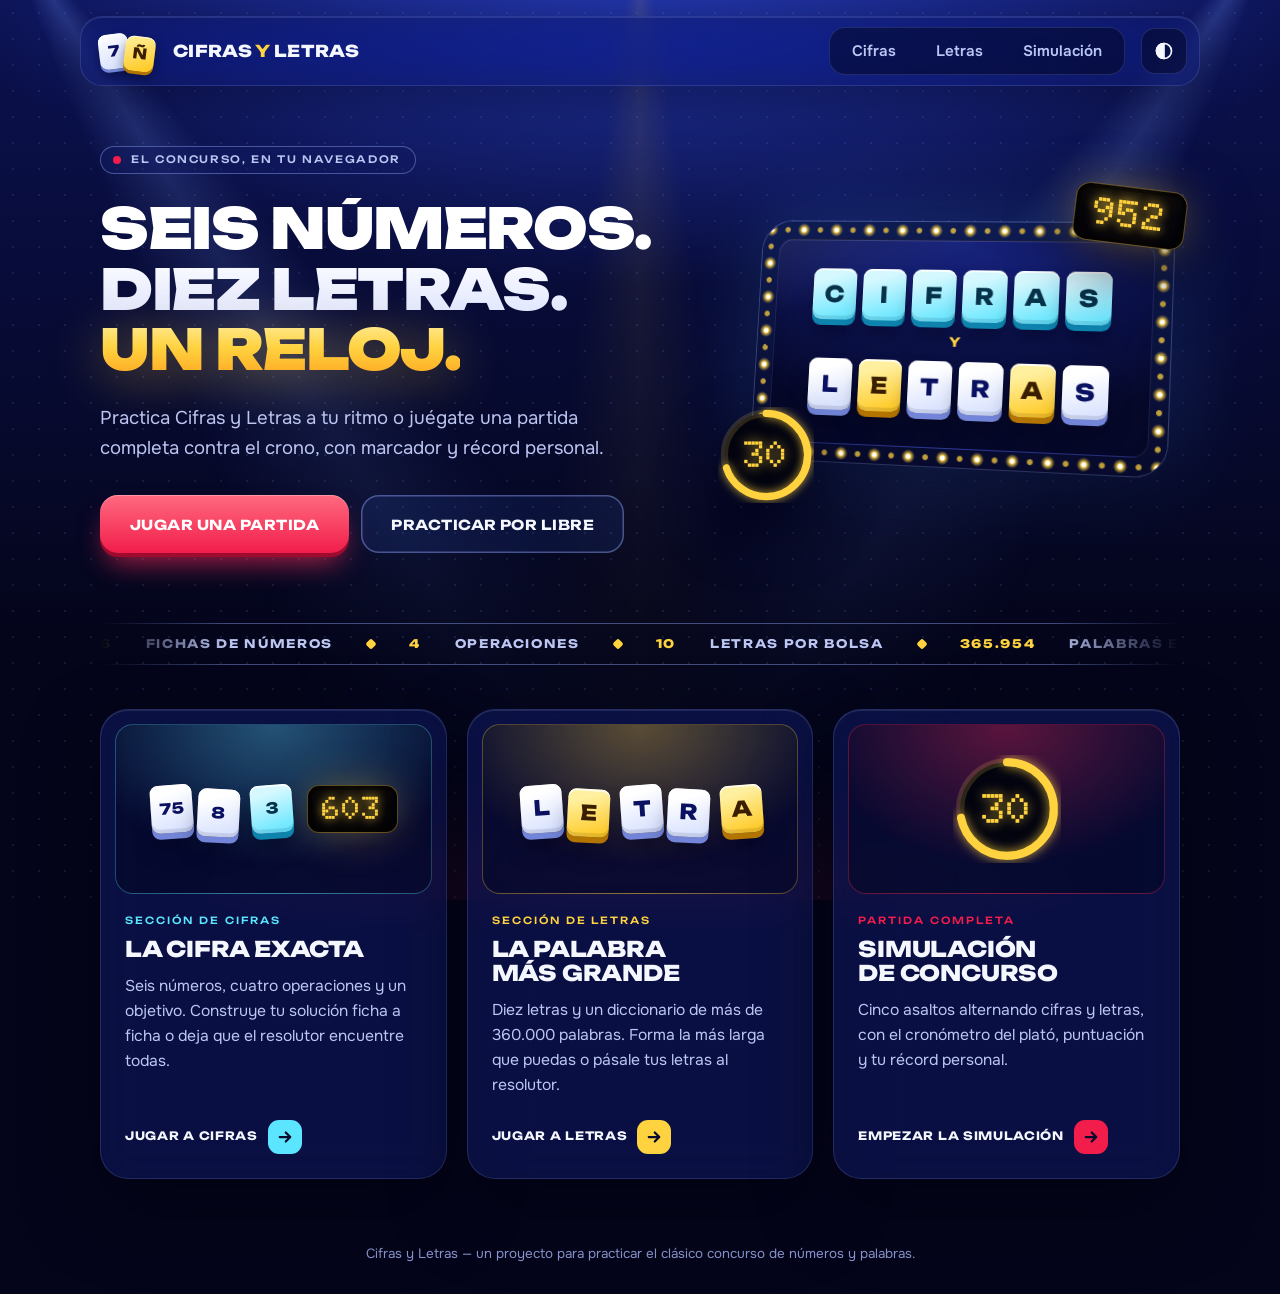
<file: index.html>
<!DOCTYPE html>
<html lang="es" data-tema="clasico">
<head>
<meta charset="UTF-8">
<meta name="viewport" content="width=device-width, initial-scale=1.0, viewport-fit=cover">
<link rel="manifest" href="manifest.webmanifest">
<link rel="apple-touch-icon" href="icono-180.png">
<meta name="apple-mobile-web-app-capable" content="yes">
<meta name="mobile-web-app-capable" content="yes">
<meta name="apple-mobile-web-app-status-bar-style" content="black-translucent">
<meta name="apple-mobile-web-app-title" content="Cifras Letras">
<title>Cifras y Letras</title>
<meta name="description" content="Practica el concurso Cifras y Letras: la prueba de cifras, la de letras y una simulación completa con cronómetro y puntuación.">
<meta name="theme-color" content="#04051A">
<script>try{var t=localStorage.getItem('cifrasYLetrasTema');if(t)document.documentElement.dataset.tema=t;}catch(e){}</script>
<link rel="icon" href="data:image/svg+xml,%3Csvg xmlns='http://www.w3.org/2000/svg' viewBox='0 0 64 64'%3E%3Crect width='64' height='64' rx='14' fill='%230B1150'/%3E%3Crect x='11' y='7' width='42' height='46' rx='9' fill='%23FFC61A'/%3E%3Crect x='11' y='7' width='42' height='42' rx='9' fill='%23FFF0A0'/%3E%3Ctext x='32' y='41' font-family='Arial Black,Arial,sans-serif' font-size='30' font-weight='900' text-anchor='middle' fill='%233A1E00'%3E%C3%91%3C/text%3E%3C/svg%3E">
<link rel="preconnect" href="https://fonts.googleapis.com">
<link rel="preconnect" href="https://fonts.gstatic.com" crossorigin>
<link href="https://fonts.googleapis.com/css2?family=Doto:ROND,wght@100,900&family=Onest:wght@400;500;600;700&family=Unbounded:wght@500;700;800;900&display=swap" rel="stylesheet">
<link rel="stylesheet" href="estilos.css">
</head>
<body>

<header class="cabecera">
  <a class="marca" href="index.html" aria-label="Cifras y Letras, inicio">
    <span class="marca-fichas" aria-hidden="true"><i>7</i><i>Ñ</i></span>
    <span class="marca-texto">Cifras <span>y</span> Letras</span>
  </a>
  <nav class="nav" aria-label="Secciones">
    <a href="cifras.html">Cifras</a>
    <a href="letras.html">Letras</a>
    <a href="simulacion.html">Simulación</a>
  </nav>
  <div class="tema">
    <button class="btn-icono" id="btn-tema" type="button" aria-label="Cambiar tema" aria-haspopup="menu" aria-expanded="false">
      <svg class="icono" width="20" height="20" viewBox="0 0 24 24" fill="none" stroke="currentColor" stroke-width="2" aria-hidden="true"><circle cx="12" cy="12" r="9"/><path d="M12 3a9 9 0 0 0 0 18z" fill="currentColor"/></svg>
    </button>
    <div class="flotante abajo menu-tema" id="menu-tema" role="menu" aria-label="Tema" hidden></div>
  </div>
</header>

<main>
  <section class="hero">
    <div>
      <span class="sobretitulo">El concurso, en tu navegador</span>
      <h1><span>Seis números.</span><span>Diez letras.</span><span><em>Un reloj.</em></span></h1>
      <p>Practica Cifras y Letras a tu ritmo o juégate una partida completa contra el crono, con marcador y récord personal.</p>
      <div class="fila-botones">
        <a class="btn btn-primario btn-grande" href="simulacion.html">Jugar una partida</a>
        <a class="btn btn-fantasma btn-grande" href="cifras.html">Practicar por libre</a>
      </div>
    </div>

    <div class="hero-arte" aria-hidden="true">
      <div class="plato">
        <div class="plato-pantalla">
          <div class="fichas">
            <span class="ficha es-letra es-resultado entra" style="--i:0">C</span>
            <span class="ficha es-letra es-resultado entra" style="--i:1">I</span>
            <span class="ficha es-letra es-resultado entra" style="--i:2">F</span>
            <span class="ficha es-letra es-resultado entra" style="--i:3">R</span>
            <span class="ficha es-letra es-resultado entra" style="--i:4">A</span>
            <span class="ficha es-letra es-resultado entra" style="--i:5">S</span>
          </div>
          <span class="hero-y">y</span>
          <div class="fichas">
            <span class="ficha es-letra entra" style="--i:7">L</span>
            <span class="ficha es-letra es-vocal entra" style="--i:8">E</span>
            <span class="ficha es-letra entra" style="--i:9">T</span>
            <span class="ficha es-letra entra" style="--i:10">R</span>
            <span class="ficha es-letra es-vocal entra" style="--i:11">A</span>
            <span class="ficha es-letra entra" style="--i:12">S</span>
          </div>
        </div>
      </div>
      <div class="hero-flota es-led"><span class="led">952</span></div>
      <div class="hero-flota es-crono">
        <div class="reloj">
          <svg viewBox="0 0 120 120"><circle class="reloj-pista" cx="60" cy="60" r="52"></circle><circle class="reloj-arco" cx="60" cy="60" r="52" pathLength="100"></circle></svg>
          <div class="reloj-centro"><span class="reloj-num">30</span></div>
        </div>
      </div>
    </div>
  </section>

  <div class="teletipo" aria-hidden="true">
    <div class="teletipo-cinta">
      <span><b>6</b> fichas de números</span><span><b>4</b> operaciones</span><span><b>10</b> letras por bolsa</span><span><b>365.954</b> palabras en el diccionario</span><span><b>5</b> asaltos por partida</span><span><b>30</b> segundos de reloj</span>
      <span><b>6</b> fichas de números</span><span><b>4</b> operaciones</span><span><b>10</b> letras por bolsa</span><span><b>365.954</b> palabras en el diccionario</span><span><b>5</b> asaltos por partida</span><span><b>30</b> segundos de reloj</span>
    </div>
  </div>

  <section class="accesos" aria-label="Secciones del juego">
    <a class="acceso es-cifras" href="cifras.html">
      <div class="acceso-arte" aria-hidden="true">
        <span class="ficha">75</span><span class="ficha">8</span><span class="ficha es-resultado">3</span>
        <span class="led">603</span>
      </div>
      <span class="etiqueta">Sección de cifras</span>
      <h2>La cifra exacta</h2>
      <p>Seis números, cuatro operaciones y un objetivo. Construye tu solución ficha a ficha o deja que el resolutor encuentre todas.</p>
      <span class="ir">Jugar a cifras <svg class="icono" viewBox="0 0 24 24" fill="none" stroke="currentColor" stroke-width="3" stroke-linecap="round" stroke-linejoin="round" aria-hidden="true"><path d="M5 12h14M13 6l6 6-6 6"/></svg></span>
    </a>

    <a class="acceso es-letras" href="letras.html">
      <div class="acceso-arte" aria-hidden="true">
        <span class="ficha es-letra">L</span><span class="ficha es-letra es-vocal">E</span><span class="ficha es-letra">T</span><span class="ficha es-letra">R</span><span class="ficha es-letra es-vocal">A</span>
      </div>
      <span class="etiqueta">Sección de letras</span>
      <h2>La palabra más grande</h2>
      <p>Diez letras y un diccionario de más de 360.000 palabras. Forma la más larga que puedas o pásale tus letras al resolutor.</p>
      <span class="ir">Jugar a letras <svg class="icono" viewBox="0 0 24 24" fill="none" stroke="currentColor" stroke-width="3" stroke-linecap="round" stroke-linejoin="round" aria-hidden="true"><path d="M5 12h14M13 6l6 6-6 6"/></svg></span>
    </a>

    <a class="acceso es-sim" href="simulacion.html">
      <div class="acceso-arte" aria-hidden="true">
        <div class="reloj">
          <svg viewBox="0 0 120 120"><circle class="reloj-pista" cx="60" cy="60" r="52"></circle><circle class="reloj-arco" cx="60" cy="60" r="52" pathLength="100"></circle></svg>
          <div class="reloj-centro"><span class="reloj-num">30</span></div>
        </div>
      </div>
      <span class="etiqueta">Partida completa</span>
      <h2>Simulación de concurso</h2>
      <p>Cinco asaltos alternando cifras y letras, con el cronómetro del plató, puntuación y tu récord personal.</p>
      <span class="ir">Empezar la simulación <svg class="icono" viewBox="0 0 24 24" fill="none" stroke="currentColor" stroke-width="3" stroke-linecap="round" stroke-linejoin="round" aria-hidden="true"><path d="M5 12h14M13 6l6 6-6 6"/></svg></span>
    </a>
  </section>
</main>

<footer class="pie">Cifras y Letras — un proyecto para practicar el clásico concurso de números y palabras.</footer>

<script src="comun.js"></script>
</body>
</html>
</file>
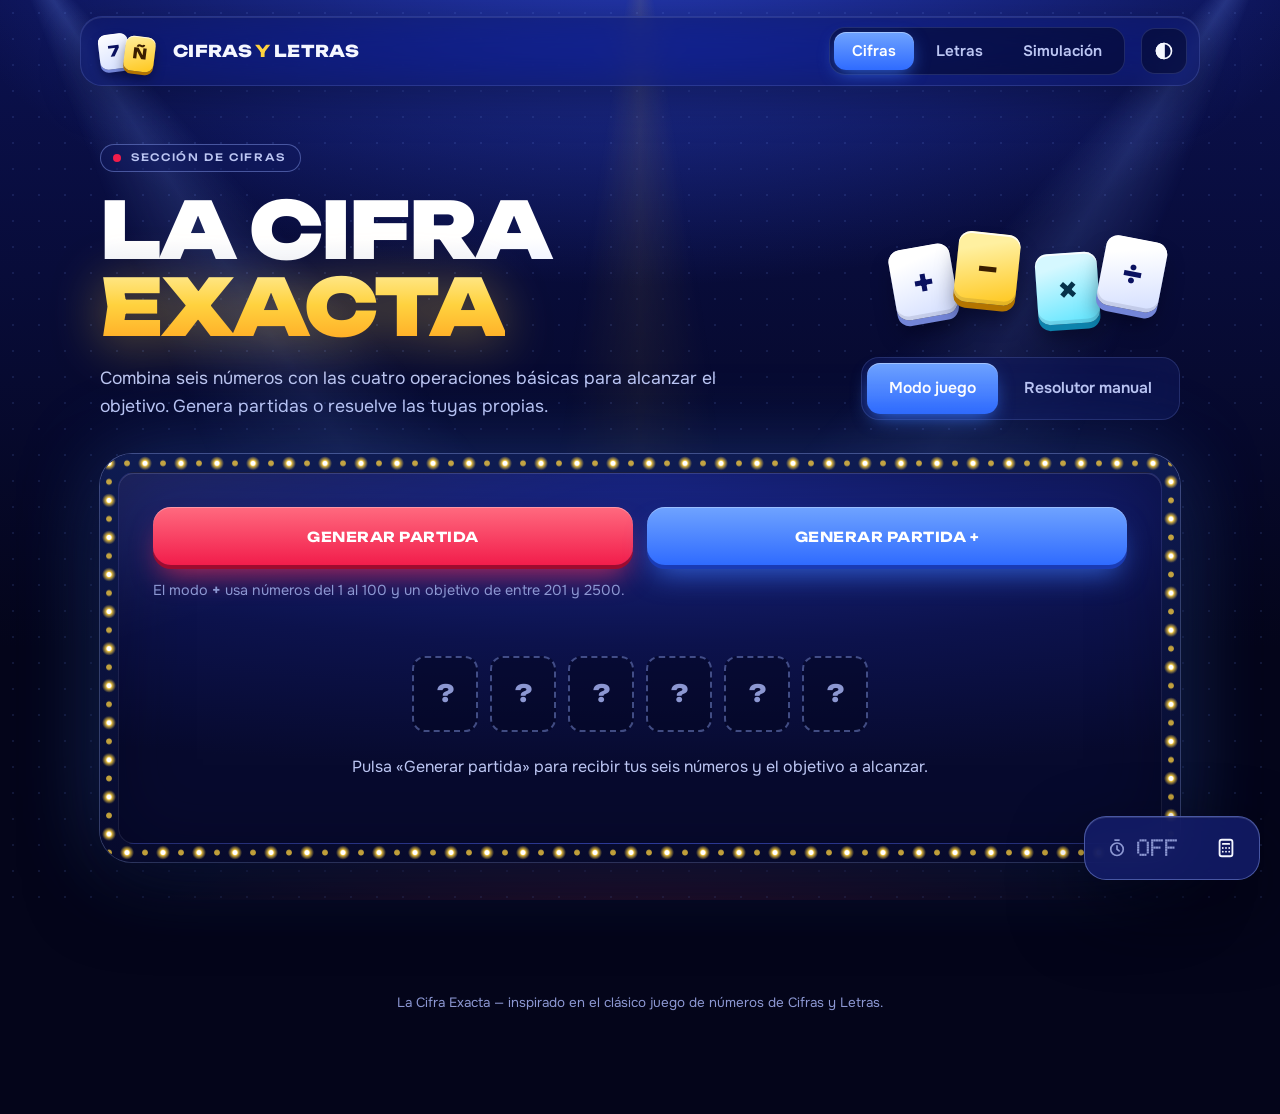
<file: cifras.html>
<!DOCTYPE html>
<html lang="es" data-tema="clasico">
<head>
<meta charset="UTF-8">
<meta name="viewport" content="width=device-width, initial-scale=1.0, viewport-fit=cover">
<link rel="manifest" href="manifest.webmanifest">
<link rel="apple-touch-icon" href="icono-180.png">
<meta name="apple-mobile-web-app-capable" content="yes">
<meta name="mobile-web-app-capable" content="yes">
<meta name="apple-mobile-web-app-status-bar-style" content="black-translucent">
<meta name="apple-mobile-web-app-title" content="Cifras Letras">
<title>Cifras · Cifras y Letras</title>
<meta name="description" content="La cifra exacta: combina seis números con las cuatro operaciones básicas para alcanzar el objetivo. Genera partidas o resuelve las tuyas.">
<meta name="theme-color" content="#04051A">
<script>try{var t=localStorage.getItem('cifrasYLetrasTema');if(t)document.documentElement.dataset.tema=t;}catch(e){}</script>
<link rel="icon" href="data:image/svg+xml,%3Csvg xmlns='http://www.w3.org/2000/svg' viewBox='0 0 64 64'%3E%3Crect width='64' height='64' rx='14' fill='%230B1150'/%3E%3Crect x='11' y='7' width='42' height='46' rx='9' fill='%23FFC61A'/%3E%3Crect x='11' y='7' width='42' height='42' rx='9' fill='%23FFF0A0'/%3E%3Ctext x='32' y='41' font-family='Arial Black,Arial,sans-serif' font-size='30' font-weight='900' text-anchor='middle' fill='%233A1E00'%3E%C3%91%3C/text%3E%3C/svg%3E">
<link rel="preconnect" href="https://fonts.googleapis.com">
<link rel="preconnect" href="https://fonts.gstatic.com" crossorigin>
<link href="https://fonts.googleapis.com/css2?family=Doto:ROND,wght@100,900&family=Onest:wght@400;500;600;700&family=Unbounded:wght@500;700;800;900&display=swap" rel="stylesheet">
<link rel="stylesheet" href="estilos.css">
</head>
<body>

<header class="cabecera">
  <a class="marca" href="index.html" aria-label="Cifras y Letras, inicio">
    <span class="marca-fichas" aria-hidden="true"><i>7</i><i>Ñ</i></span>
    <span class="marca-texto">Cifras <span>y</span> Letras</span>
  </a>
  <nav class="nav" aria-label="Secciones">
    <a href="cifras.html" aria-current="page">Cifras</a>
    <a href="letras.html">Letras</a>
    <a href="simulacion.html">Simulación</a>
  </nav>
  <div class="tema">
    <button class="btn-icono" id="btn-tema" type="button" aria-label="Cambiar tema" aria-haspopup="menu" aria-expanded="false">
      <svg class="icono" width="20" height="20" viewBox="0 0 24 24" fill="none" stroke="currentColor" stroke-width="2" aria-hidden="true"><circle cx="12" cy="12" r="9"/><path d="M12 3a9 9 0 0 0 0 18z" fill="currentColor"/></svg>
    </button>
    <div class="flotante abajo menu-tema" id="menu-tema" role="menu" aria-label="Tema" hidden></div>
  </div>
</header>

<main>
  <section class="portada">
    <div>
      <span class="sobretitulo">Sección de cifras</span>
      <h1>La cifra <em>exacta</em></h1>
      <p>Combina seis números con las cuatro operaciones básicas para alcanzar el objetivo. Genera partidas o resuelve las tuyas propias.</p>
    </div>
    <div class="portada-lado">
      <div class="portada-arte" aria-hidden="true">
        <span class="ficha es-letra">+</span><span class="ficha es-letra es-vocal">−</span><span class="ficha es-letra es-resultado">×</span><span class="ficha es-letra">÷</span>
      </div>
      <div class="segmentos" role="tablist" aria-label="Modo">
        <button type="button" role="tab" id="pest-juego" aria-controls="panel-juego" aria-selected="true">Modo juego</button>
        <button type="button" role="tab" id="pest-resolutor" aria-controls="panel-resolutor" aria-selected="false">Resolutor manual</button>
      </div>
    </div>
  </section>

  <!-- ================= MODO JUEGO ================= -->
  <section id="panel-juego" role="tabpanel" aria-labelledby="pest-juego">
    <div class="plato">
      <div class="plato-pantalla">
        <div class="fila-generar">
          <button id="btn-generar" class="btn btn-primario btn-grande" type="button">Generar partida</button>
          <button id="btn-generar-plus" class="btn btn-acento btn-grande" type="button">Generar partida +</button>
        </div>
        <p class="nota">El modo <strong>+</strong> usa números del 1 al 100 y un objetivo de entre 201 y 2500.</p>

        <div class="vacio" id="vacio-juego">
          <div class="fichas" aria-hidden="true">
            <span class="ficha es-hueco">?</span><span class="ficha es-hueco">?</span><span class="ficha es-hueco">?</span>
            <span class="ficha es-hueco">?</span><span class="ficha es-hueco">?</span><span class="ficha es-hueco">?</span>
          </div>
          <p>Pulsa «Generar partida» para recibir tus seis números y el objetivo a alcanzar.</p>
        </div>

        <div class="consola" id="partida" hidden>
          <aside class="consola-objetivo">
            <span class="etiqueta">Objetivo</span>
            <output class="led" id="objetivo">—</output>
            <p class="cerca" id="cerca" aria-live="polite"></p>
            <p class="iniciales">Números de partida <span id="iniciales"></span></p>
            <div class="consola-acciones">
              <button id="btn-deshacer" class="btn btn-fantasma btn-chico" type="button" disabled>Deshacer</button>
              <button id="btn-reiniciar" class="btn btn-fantasma btn-chico" type="button" disabled>Reiniciar</button>
            </div>
          </aside>
          <div class="consola-juego">
            <span class="etiqueta">Tus fichas</span>
            <div id="tablero"></div>
            <div id="aviso-tiempo"></div>
            <div id="veredicto" aria-live="polite"></div>
          </div>
        </div>
      </div>
    </div>

    <div class="tarjeta" id="tarjeta-soluciones" hidden>
      <h2 class="tarjeta-titulo">¿Te has atascado?</h2>
      <p class="tarjeta-sub" id="soluciones-sub"></p>
      <div class="fila-botones" style="margin-top:20px;">
        <button id="btn-ver-original" class="btn btn-fantasma" type="button">Ver la solución generada</button>
        <button id="btn-motor-juego" class="btn btn-fantasma" type="button">Buscar todas las soluciones</button>
      </div>
      <div class="pensando" id="reloj-juego" hidden>
        <svg viewBox="0 0 120 120" width="68" height="68" aria-hidden="true">
          <circle class="esfera" cx="60" cy="60" r="52"></circle>
          <g class="marcas"><line x1="60" y1="12" x2="60" y2="20"></line><line x1="60" y1="100" x2="60" y2="108"></line><line x1="12" y1="60" x2="20" y2="60"></line><line x1="100" y1="60" x2="108" y2="60"></line></g>
          <line class="aguja" x1="60" y1="60" x2="60" y2="26"></line>
        </svg>
        <span>Explorando combinatoria…</span>
      </div>
      <div class="resultado" id="resultado-juego" aria-live="polite"></div>
    </div>
  </section>

  <!-- ================= RESOLUTOR MANUAL ================= -->
  <section id="panel-resolutor" role="tabpanel" aria-labelledby="pest-resolutor" hidden>
    <form class="plato" id="form-resolutor" novalidate>
      <div class="plato-pantalla">
        <h2 class="tarjeta-titulo">Resuelve tu propia partida</h2>
        <p class="tarjeta-sub">Introduce seis números naturales y el objetivo que quieres alcanzar.</p>

        <div class="rejilla-numeros" id="rejilla-numeros"></div>

        <div class="campo campo-objetivo">
          <label class="etiqueta" for="input-objetivo">Objetivo</label>
          <input type="number" id="input-objetivo" min="1" max="999999" step="1" value="100" inputmode="numeric">
        </div>

        <button class="btn btn-primario btn-grande" type="submit" id="btn-resolver" style="width:100%;">Resolver</button>

        <div class="pensando" id="reloj-manual" hidden>
          <svg viewBox="0 0 120 120" width="68" height="68" aria-hidden="true">
            <circle class="esfera" cx="60" cy="60" r="52"></circle>
            <g class="marcas"><line x1="60" y1="12" x2="60" y2="20"></line><line x1="60" y1="100" x2="60" y2="108"></line><line x1="12" y1="60" x2="20" y2="60"></line><line x1="100" y1="60" x2="108" y2="60"></line></g>
            <line class="aguja" x1="60" y1="60" x2="60" y2="26"></line>
          </svg>
          <span>Calculando todas las combinaciones…</span>
        </div>

        <div class="resultado" id="resultado-manual" aria-live="polite"></div>
      </div>
    </form>
  </section>
</main>

<footer class="pie">La Cifra Exacta — inspirado en el clásico juego de números de Cifras y Letras.</footer>

<script src="comun.js"></script>
<script src="cifras-motor.js"></script>
<script>
(function () {
  'use strict';
  const { $, crear, aviso, listaPasos } = CyL;

  CyL.pestanas($('.segmentos'));
  CyL.crearCalculadora();
  const temporizador = CyL.crearTemporizador({
    clave: 'cifras',
    segundosPorDefecto: 30,
    alTerminar: () => {
      $('#aviso-tiempo').replaceChildren(aviso('info', '¡Tiempo!', 'Se acabó la cuenta atrás. Puedes seguir practicando o mirar la solución.'));
    },
  });

  /* =========================================================
     1. UTILIDADES DE LA PÁGINA
     ========================================================= */
  // Enseña el reloj mientras calcula; un mínimo de tiempo evita que parpadee
  async function conReloj(reloj, calcular, minMs = 600) {
    reloj.hidden = false;
    await new Promise(r => setTimeout(r, 40));   // deja que el reloj se pinte antes de calcular
    const inicio = performance.now();
    const resultado = calcular();
    const transcurrido = performance.now() - inicio;
    if (transcurrido < minMs) await new Promise(r => setTimeout(r, minMs - transcurrido));
    reloj.hidden = true;
    return resultado;
  }

  const plural = (n, uno, varios) => `${n} ${n === 1 ? uno : varios}`;

  function pintarSoluciones(cont, r, tope) {
    if (r.fichaDirecta) {
      cont.append(aviso('ok', 'Una de las fichas ya es el objetivo', 'No hace falta hacer ninguna operación.'));
      return;
    }
    if (r.soluciones.length === 0) {
      cont.append(aviso('mal', 'No hay forma de llegar al número exacto',
        `La mejor aproximación es ${r.mejorAproximacion}, a ${r.mejorDiferencia} del objetivo.`));
      if (r.mejorCamino.length) cont.append(listaPasos(r.mejorCamino));
      else cont.append(crear('p', { class: 'nota', text: `Basta con quedarse con la ficha ${r.mejorAproximacion}, sin operar.` }));
      return;
    }

    cont.append(aviso('ok',
      r.soluciones.length === 1 ? 'Hay una única solución' : `${r.soluciones.length.toLocaleString('es-ES')} soluciones distintas`,
      `La más corta necesita ${plural(r.soluciones[0].length, 'paso', 'pasos')}.`));

    r.soluciones.slice(0, tope).forEach((pasos, i) => {
      cont.append(crear('details', { class: 'solucion', open: i === 0 },
        crear('summary', {}, `Opción ${i + 1}`, crear('span', { text: plural(pasos.length, 'paso', 'pasos') })),
        listaPasos(pasos)));
    });
    if (r.soluciones.length > tope) {
      cont.append(crear('p', { class: 'nota', text: `… y ${(r.soluciones.length - tope).toLocaleString('es-ES')} soluciones más.` }));
    }
  }

  /* =========================================================
     2. MODO JUEGO
     ========================================================= */
  let partida = null;
  const tablero = new Cifras.Tablero($('#tablero'), { alCambiar: actualizarEstado });

  function nuevaPartida(nueva) {
    partida = nueva;
    $('#vacio-juego').hidden = true;
    $('#partida').hidden = false;
    $('#tarjeta-soluciones').hidden = false;
    $('#objetivo').textContent = partida.objetivoFinal;
    $('#iniciales').textContent = partida.fichasIniciales.join(' · ');
    $('#resultado-juego').replaceChildren();
    $('#aviso-tiempo').replaceChildren();

    // El modo "+" no tiene un camino de generador que mostrar
    const esPlus = partida.modo === 'plus';
    $('#btn-ver-original').hidden = esPlus;
    $('#soluciones-sub').textContent = esPlus
      ? 'Deja que el programa busque todas las formas de llegar al objetivo.'
      : 'Mira el camino con el que se creó la partida o deja que el programa busque todas las formas de llegar.';

    tablero.iniciar(partida.fichasIniciales, partida.objetivoFinal);
    temporizador.iniciar();
  }

  function actualizarEstado(t) {
    if (!partida) return;
    const veredicto = $('#veredicto');
    veredicto.replaceChildren();
    $('#btn-deshacer').disabled = !t.puedeDeshacer;
    $('#btn-reiniciar').disabled = !t.puedeDeshacer;

    const { valor, diferencia } = t.masCercana;
    const cerca = $('#cerca');
    if (t.exacto) cerca.replaceChildren(crear('strong', { text: '¡Objetivo conseguido!' }));
    else if (t.pasos.length) cerca.replaceChildren('Tu ficha más cercana es ', crear('strong', { text: valor }), ', a ', crear('strong', { text: diferencia }), ' del objetivo.');
    else cerca.replaceChildren('Combina las fichas hasta llegar a este número.');

    if (t.exacto) {
      t.bloquear(true);
      temporizador.pausar();
      veredicto.append(aviso('ok', '¡Objetivo conseguido!',
        `Has llegado exactamente a ${partida.objetivoFinal} en ${plural(t.pasos.length, 'paso', 'pasos')}.`));
      CyL.confeti();
    } else if (t.fichas.length === 1) {
      veredicto.append(aviso('mal', `Te has quedado en ${valor}`,
        `A ${diferencia} del objetivo (${partida.objetivoFinal}). Deshaz el último paso o reinicia las fichas para intentarlo de nuevo.`));
    }
  }

  $('#btn-generar').addEventListener('click', () => nuevaPartida(Cifras.generarPartida()));
  $('#btn-generar-plus').addEventListener('click', () => nuevaPartida(Cifras.generarPartidaPlus()));
  $('#btn-deshacer').addEventListener('click', () => tablero.deshacer());
  $('#btn-reiniciar').addEventListener('click', () => tablero.reiniciar());

  $('#btn-ver-original').addEventListener('click', () => {
    if (!partida) return;
    const cont = $('#resultado-juego');
    cont.replaceChildren();
    if (partida.c === 0) {
      cont.append(aviso('ok', `Existe solución exacta para llegar a ${partida.objetivoFinal}`, 'Este es el camino con el que se generó la partida.'));
    } else {
      cont.append(aviso('info', `La partida se generó partiendo del ${partida.resultadoExacto}`,
        `El objetivo se desplazó ${Math.abs(partida.c)} para que tocara aproximarse. Este camino llega al ${partida.resultadoExacto}; usa «Buscar todas las soluciones» para saber si se puede llegar exacto.`));
    }
    cont.append(listaPasos(partida.historialPasos));
  });

  $('#btn-motor-juego').addEventListener('click', async (e) => {
    if (!partida) return;
    const deEstaPartida = partida;
    const cont = $('#resultado-juego');
    cont.replaceChildren();
    e.currentTarget.disabled = true;
    const r = await conReloj($('#reloj-juego'), () => Cifras.resolver(deEstaPartida.fichasIniciales, deEstaPartida.objetivoFinal));
    $('#btn-motor-juego').disabled = false;
    if (partida !== deEstaPartida) return;   // se generó otra partida mientras calculaba
    cont.replaceChildren();
    pintarSoluciones(cont, r, 10);
  });

  /* =========================================================
     3. RESOLUTOR MANUAL
     ========================================================= */
  const VALORES_POR_DEFECTO = [1, 2, 3, 4, 5, 10];
  const MAX_NUMERO = 9999, MAX_OBJETIVO = 999999;

  VALORES_POR_DEFECTO.forEach((valor, i) => {
    $('#rejilla-numeros').append(crear('div', { class: 'campo' },
      crear('label', { class: 'etiqueta', for: `num-${i}`, text: `Nº ${i + 1}` }),
      crear('input', { type: 'number', id: `num-${i}`, min: '1', max: String(MAX_NUMERO), step: '1', value: String(valor), inputmode: 'numeric' })));
  });

  const esNatural = (n, max) => Number.isInteger(n) && n >= 1 && n <= max;

  $('#form-resolutor').addEventListener('submit', async (e) => {
    e.preventDefault();
    const numeros = VALORES_POR_DEFECTO.map((_, i) => Number($(`#num-${i}`).value.trim() || NaN));
    const objetivo = Number($('#input-objetivo').value.trim() || NaN);
    const cont = $('#resultado-manual');
    cont.replaceChildren();

    if (!numeros.every(n => esNatural(n, MAX_NUMERO)) || !esNatural(objetivo, MAX_OBJETIVO)) {
      cont.append(aviso('mal', 'Revisa los valores',
        `Los seis números deben ser enteros entre 1 y ${MAX_NUMERO.toLocaleString('es-ES')}, y el objetivo un entero entre 1 y ${MAX_OBJETIVO.toLocaleString('es-ES')}.`));
      return;
    }

    $('#btn-resolver').disabled = true;
    const r = await conReloj($('#reloj-manual'), () => Cifras.resolver(numeros, objetivo));
    $('#btn-resolver').disabled = false;

    cont.replaceChildren(crear('h3', { text: `Resultados para conseguir el ${objetivo}` }));
    pintarSoluciones(cont, r, 15);
  });
})();
</script>
</body>
</html>
</file>
<file: estilos.css>
/* =========================================================
   CIFRAS Y LETRAS · estilos compartidos por todas las páginas
   Concepto: un plató de televisión. Focos sobre el decorado, el
   panel de juego enmarcado en bombillas, fichas con volumen y
   marcadores LED de matriz de puntos.
   1. Tokens y temas      2. Base y decorado    3. Cabecera
   4. Componentes         5. Plató y fichas     6. Herramientas
   7. Cifras              8. Letras             9. Simulación
   10. Inicio             11. Adaptación a móvil
   ========================================================= */

/* ---------- 1. TOKENS Y TEMAS ---------- */
:root{
  --f-titular:'Unbounded','Arial Black',system-ui,sans-serif;
  --f-texto:'Onest',system-ui,-apple-system,'Segoe UI',Roboto,sans-serif;
  --f-led:'Doto','JetBrains Mono',ui-monospace,Consolas,monospace;
  --ancho:1120px;

  /* Tema clásico: plató azul eléctrico, oro y rojo de pulsador */
  --fondo:#04051A;
  --fondo-2:#0B1150;
  --foco-rgb:56,88,255;
  --haz-rgb:120,156,255;
  --vidrio:rgba(18,27,96,.55);
  --panel:#0D1450;
  --panel-2:#131C6B;
  --panel-3:#1F2C92;
  --pantalla-a:#1B2990;
  --pantalla-b:#0C124C;
  --pantalla-c:#070A2E;
  --marco:#070A2C;
  --hueco:rgba(3,5,30,.5);
  --borde:rgba(150,172,255,.18);
  --borde-2:rgba(150,172,255,.42);
  --texto:#F5F7FF;
  --texto-2:#BCC6F3;
  --texto-3:#8C97D2;
  --titulo-a:#FFFFFF;
  --titulo-b:#BFCBFF;
  --realce-a:#FFF3B0;
  --realce-b:#FFD23F;
  --realce-c:#FF9F1C;
  --acento:#2F6BFF;
  --acento-a:#6FA3FF;
  --acento-2:#8DB6FF;
  --acento-3:#1A3BB5;
  --acento-rgb:61,123,255;
  --sobre-acento:#FFFFFF;
  --cta:#F21D4B;
  --cta-a:#FF6A7F;
  --cta-2:#9E0B2F;
  --cta-rgb:255,46,87;
  --sobre-cta:#FFFFFF;
  --oro:#FFD23F;
  --oro-rgb:255,210,63;
  --cian:#5CE5FF;
  --cian-rgb:92,229,255;
  --alarma:#F21D4B;
  --sobre-alarma:#FFFFFF;
  --ok:#3EE08F;
  --ok-rgb:62,224,143;
  --ok-texto:#C9FBE2;
  --mal:#FF6B81;
  --mal-rgb:255,107,129;
  --mal-texto:#FFDCE1;
  --led-fondo:#02030F;
  --led:#FFD23F;
  --led-rgb:255,210,63;
  --ficha:#FFFFFF;
  --ficha-2:#D3DEFF;
  --ficha-canto:#7385D8;
  --ficha-texto:#0A1160;
  --ficha-vocal:#FFF0A0;
  --ficha-vocal-2:#FFC61A;
  --ficha-vocal-canto:#B37400;
  --ficha-vocal-texto:#3A1E00;
  --ficha-res:#D5F8FF;
  --ficha-res-2:#5CE5FF;
  --ficha-res-canto:#0D83AD;
  --ficha-res-texto:#06324A;
  --sombra:0 30px 70px rgba(0,0,14,.55);
  --foco:#FFD23F;
  color-scheme:dark;
}

/* Tema día: decorado claro, mismo plató */
html[data-tema="dia"]{
  --fondo:#EEF2FF;
  --fondo-2:#D9E3FF;
  --foco-rgb:255,255,255;
  --haz-rgb:61,123,255;
  --vidrio:rgba(255,255,255,.72);
  --panel:#FFFFFF;
  --panel-2:#F2F5FF;
  --panel-3:#DFE7FF;
  --pantalla-a:#FFFFFF;
  --pantalla-b:#F3F6FF;
  --pantalla-c:#E4EBFF;
  --marco:#16207A;
  --hueco:rgba(43,91,255,.06);
  --borde:rgba(40,60,160,.14);
  --borde-2:rgba(40,60,160,.30);
  --texto:#0C1454;
  --texto-2:#414C8C;
  --texto-3:#6470AE;
  --titulo-a:#0C1454;
  --titulo-b:#2A379E;
  --realce-a:#5B86FF;
  --realce-b:#2B5BFF;
  --realce-c:#7A3DFF;
  --acento:#2B5BFF;
  --acento-a:#5B86FF;
  --acento-2:#1F45CC;
  --acento-3:#152F99;
  --acento-rgb:43,91,255;
  --cta:#F21D4B;
  --cta-a:#FF5C7A;
  --cta-2:#9E0B2F;
  --cta-rgb:242,29,75;
  --oro:#F5B400;
  --oro-rgb:245,180,0;
  --cian:#0AA5CF;
  --cian-rgb:10,165,207;
  --ok:#0F9D58;
  --ok-rgb:15,157,88;
  --ok-texto:#0B6B3C;
  --mal:#D92B45;
  --mal-rgb:217,43,69;
  --mal-texto:#8F1226;
  --led-fondo:#070A2C;
  --ficha-2:#E4EBFF;
  --ficha-canto:#9AA9E6;
  --ficha-texto:#0C1454;
  --sombra:0 24px 60px rgba(30,50,140,.18);
  --foco:#2B5BFF;
  color-scheme:light;
}

/* Tema noche: colores apagados para jugar a oscuras */
html[data-tema="noche"]{
  --fondo:#020208;
  --fondo-2:#05071C;
  --foco-rgb:22,32,96;
  --haz-rgb:50,70,140;
  --vidrio:rgba(8,11,36,.72);
  --panel:#070A22;
  --panel-2:#0A0E2E;
  --panel-3:#141B48;
  --pantalla-a:#0B1038;
  --pantalla-b:#070A24;
  --pantalla-c:#04061A;
  --marco:#030414;
  --borde:rgba(110,125,200,.14);
  --borde-2:rgba(110,125,200,.30);
  --texto:#C5CBE6;
  --texto-2:#8C94BC;
  --texto-3:#6E76A0;
  --titulo-a:#C5CBE6;
  --titulo-b:#8C94BC;
  --realce-a:#D6BC78;
  --realce-b:#B8923A;
  --realce-c:#8F6A1F;
  --acento:#2A4A9E;
  --acento-a:#3B5DB5;
  --acento-2:#7F9AD9;
  --acento-3:#14265C;
  --acento-rgb:42,74,158;
  --sobre-acento:#E6ECFF;
  --cta:#8E2038;
  --cta-a:#A8324A;
  --cta-2:#4F0E1D;
  --cta-rgb:142,32,56;
  --sobre-cta:#F6E8EB;
  --oro:#B8923A;
  --oro-rgb:184,146,58;
  --cian:#3D8FA8;
  --cian-rgb:61,143,168;
  --alarma:#8E2038;
  --sobre-alarma:#F6E8EB;
  --ok:#2E8F5C;
  --ok-rgb:46,143,92;
  --ok-texto:#9FCBB0;
  --mal:#B04A5A;
  --mal-rgb:176,74,90;
  --mal-texto:#D9ADB4;
  --led-fondo:#010208;
  --led:#B8923A;
  --led-rgb:184,146,58;
  --ficha:#3A4470;
  --ficha-2:#283158;
  --ficha-canto:#10142E;
  --ficha-texto:#DDE2F5;
  --ficha-vocal:#8A6F2E;
  --ficha-vocal-2:#6E5620;
  --ficha-vocal-canto:#3A2C0C;
  --ficha-vocal-texto:#F6ECD0;
  --ficha-res:#2B5E78;
  --ficha-res-2:#1E4A62;
  --ficha-res-canto:#0C2533;
  --ficha-res-texto:#D8F1FA;
  --sombra:0 30px 70px rgba(0,0,0,.75);
  --foco:#7F9AD9;
}

/* Tema elegancia: negro azulado, oro y marfil */
html[data-tema="elegancia"]{
  --fondo:#05070F;
  --fondo-2:#0B1226;
  --foco-rgb:217,164,65;
  --haz-rgb:217,164,65;
  --vidrio:rgba(14,22,44,.62);
  --panel:#0B1226;
  --panel-2:#101A36;
  --panel-3:#1A2850;
  --pantalla-a:#152447;
  --pantalla-b:#0C152E;
  --pantalla-c:#070C1C;
  --marco:#04060E;
  --borde:rgba(217,164,65,.18);
  --borde-2:rgba(217,164,65,.42);
  --texto:#F6EFDF;
  --texto-2:#C2C7D6;
  --texto-3:#8D95AE;
  --titulo-a:#FFFAEB;
  --titulo-b:#D9CDAE;
  --acento:#D9A441;
  --acento-a:#F2CC7A;
  --acento-2:#F2CC7A;
  --acento-3:#8F6A1F;
  --acento-rgb:217,164,65;
  --sobre-acento:#221402;
  --cta:#EFE4C8;
  --cta-a:#FFFAEB;
  --cta-2:#A8966A;
  --cta-rgb:239,228,200;
  --sobre-cta:#131C36;
  --cian:#F2CC7A;
  --cian-rgb:242,204,122;
  --alarma:#C8452F;
  --mal:#EE7C68;
  --mal-rgb:238,124,104;
  --mal-texto:#FBD8D0;
  --led-fondo:#020409;
  --led:#F2CC7A;
  --led-rgb:242,204,122;
  --ficha:#FBF5E6;
  --ficha-2:#E9DCBB;
  --ficha-canto:#A8935C;
  --ficha-texto:#131C36;
  --ficha-res:#F7E3A6;
  --ficha-res-2:#DDB24F;
  --ficha-res-canto:#8F6A1F;
  --ficha-res-texto:#2A1A00;
  --foco:#F2CC7A;
}

/* ---------- 2. BASE Y DECORADO ---------- */
*,*::before,*::after{box-sizing:border-box;}
html{-webkit-text-size-adjust:100%; scroll-behavior:smooth;}
body{
  margin:0;
  min-height:100vh;
  min-height:100dvh;
  display:flex;
  flex-direction:column;
  font:400 1rem/1.6 var(--f-texto);
  color:var(--texto);
  background:var(--fondo);
  -webkit-font-smoothing:antialiased;
  overflow-x:hidden;
}
/* Decorado: foco cenital, resplandor de suelo y pared de puntos */
body::before{
  content:"";
  position:fixed; inset:0; z-index:-2; pointer-events:none;
  background:
    radial-gradient(rgba(var(--haz-rgb),.13) 1px, transparent 1.5px) 0 0 / 26px 26px,
    radial-gradient(78% 58% at 50% -10%, rgba(var(--foco-rgb),.62), transparent 72%),
    radial-gradient(60% 38% at 50% 112%, rgba(var(--cta-rgb),.20), transparent 70%),
    linear-gradient(180deg, var(--fondo-2), var(--fondo) 72%);
}
/* Haces de los focos, barriendo muy despacio */
body::after{
  content:"";
  position:fixed; inset:-10% -20% 0; z-index:-1; pointer-events:none;
  background:
    conic-gradient(from 138deg at 14% 0%, transparent 0deg, rgba(var(--haz-rgb),.22) 9deg, transparent 21deg),
    conic-gradient(from 201deg at 86% 0%, transparent 0deg, rgba(var(--haz-rgb),.22) 12deg, transparent 21deg),
    conic-gradient(from 171deg at 50% 0%, transparent 0deg, rgba(var(--oro-rgb),.10) 9deg, transparent 18deg);
  -webkit-mask-image:linear-gradient(180deg, #000 10%, transparent 88%);
  mask-image:linear-gradient(180deg, #000 10%, transparent 88%);
  transform-origin:50% 0;
  animation:barrido 16s ease-in-out infinite alternate;
}

main{
  flex:1;
  width:100%;
  max-width:var(--ancho);
  margin:0 auto;
  padding:0 20px 64px;
}
body.con-dock main{padding-bottom:130px;}

h1,h2,h3,h4,p{margin:0;}
button,input{font:inherit; color:inherit;}
/* touch-action evita el zoom por doble toque al pulsar fichas y botones deprisa */
button,a{-webkit-tap-highlight-color:transparent; touch-action:manipulation;}

/* Instalada como app en el móvil: se respetan la muesca y la barra inferior del iPhone */
body{
  padding-top:env(safe-area-inset-top);
  padding-left:env(safe-area-inset-left);
  padding-right:env(safe-area-inset-right);
}
@media (display-mode:standalone){
  html{-webkit-user-select:none; user-select:none; -webkit-touch-callout:none; overscroll-behavior-y:none;}
  input{-webkit-user-select:text; user-select:text;}
}
.instalar{
  position:fixed; left:12px; right:12px; bottom:calc(12px + env(safe-area-inset-bottom)); z-index:70;
  display:flex; align-items:center; gap:12px;
  padding:12px;
  border:1px solid var(--borde-2); border-radius:20px;
  background:var(--panel-2);
  box-shadow:var(--sombra);
  animation:aparecer .4s ease;
}
.instalar img{border-radius:11px; flex:none;}
.instalar p{flex:1; min-width:0; font-size:.9rem; line-height:1.35; color:var(--texto-2);}
.instalar strong{display:block; color:var(--texto); font:700 .78rem/1.3 var(--f-titular); text-transform:uppercase;}
a{color:var(--acento-2);}
[hidden]{display:none !important;}
:focus-visible{outline:3px solid var(--foco); outline-offset:3px;}
input[type=number]{-moz-appearance:textfield; appearance:textfield;}
input[type=number]::-webkit-outer-spin-button,
input[type=number]::-webkit-inner-spin-button{-webkit-appearance:none; margin:0;}

.solo-lectores{
  position:absolute; width:1px; height:1px; margin:-1px; padding:0;
  overflow:hidden; clip:rect(0 0 0 0); white-space:nowrap; border:0;
}
.icono{flex:none; display:block;}

@keyframes barrido{from{transform:rotate(-2.4deg);} to{transform:rotate(2.4deg);}}
@keyframes aparecer{from{opacity:0; transform:translateY(10px);}}
@keyframes repartir{
  0%{opacity:0; transform:translateY(-26px) rotateX(-95deg) scale(.86);}
  60%{opacity:1; transform:translateY(3px) rotateX(12deg);}
  100%{transform:none;}
}
@keyframes nacer{0%{opacity:0; transform:scale(.4) rotate(-8deg);} 60%{transform:scale(1.14);} 100%{opacity:1; transform:none;}}
@keyframes temblar{20%,60%{transform:translateX(-6px);} 40%,80%{transform:translateX(6px);}}
@keyframes latir{50%{opacity:.35;}}
@keyframes girar{to{transform:rotate(360deg);}}
@keyframes destello{0%{opacity:0;} 12%{opacity:.55;} 100%{opacity:0;}}
@keyframes bombillas{0%,49.9%{opacity:0;} 50%,100%{opacity:1;}}
@keyframes pulso{0%,100%{box-shadow:0 0 0 0 rgba(var(--cta-rgb),.7);} 60%{box-shadow:0 0 0 8px rgba(var(--cta-rgb),0);}}
@keyframes flotar{from{transform:translateY(-6px);} to{transform:translateY(6px);}}
@keyframes cinta{to{transform:translateX(-50%);}}
@keyframes halo{0%,100%{filter:drop-shadow(0 0 0 rgba(var(--acento-rgb),0));} 50%{filter:drop-shadow(0 0 14px rgba(var(--acento-rgb),.9));}}

/* ---------- 3. CABECERA ---------- */
.cabecera{
  width:calc(100% - 32px);
  max-width:var(--ancho);
  margin:16px auto 0;
  padding:10px 12px 10px 18px;
  display:flex; align-items:center; gap:16px;
  border:1px solid var(--borde);
  border-radius:22px;
  background:var(--vidrio);
  -webkit-backdrop-filter:blur(18px) saturate(1.5);
  backdrop-filter:blur(18px) saturate(1.5);
  box-shadow:0 14px 40px rgba(0,0,14,.3), inset 0 1px 0 rgba(255,255,255,.1);
  position:relative; z-index:30;
}
.marca{display:flex; align-items:center; gap:14px; color:var(--texto); text-decoration:none;}
.marca-fichas{display:flex;}
.marca-fichas i{
  width:30px; height:35px; border-radius:8px;
  display:grid; place-items:center;
  font:800 .92rem/1 var(--f-titular); font-style:normal;
  background:linear-gradient(160deg, var(--ficha), var(--ficha-2));
  color:var(--ficha-texto);
  box-shadow:inset 0 1px 0 rgba(255,255,255,.9), 0 3px 0 var(--ficha-canto), 0 7px 12px rgba(0,0,14,.4);
  transform:rotate(-7deg);
  transition:transform .25s cubic-bezier(.3,1.6,.5,1);
}
.marca-fichas i + i{
  background:linear-gradient(160deg, var(--ficha-vocal), var(--ficha-vocal-2));
  color:var(--ficha-vocal-texto);
  box-shadow:inset 0 1px 0 rgba(255,255,255,.7), 0 3px 0 var(--ficha-vocal-canto), 0 7px 12px rgba(0,0,14,.4);
  transform:rotate(7deg) translate(-4px, 3px);
}
.marca:hover .marca-fichas i{transform:rotate(-14deg) translateY(-3px);}
.marca:hover .marca-fichas i + i{transform:rotate(14deg) translate(-2px, -1px);}
.marca-texto{
  font:800 1.02rem/1 var(--f-titular);
  letter-spacing:.02em;
  text-transform:uppercase;
  white-space:nowrap;
}
.marca-texto span{color:var(--realce-b);}

.nav{
  margin-left:auto;
  display:flex; gap:4px; padding:4px;
  background:var(--hueco);
  border:1px solid var(--borde);
  border-radius:16px;
}
.nav a{
  padding:10px 18px;
  border-radius:12px;
  color:var(--texto-2);
  font-weight:600; font-size:.95rem; line-height:1.2;
  text-decoration:none;
  transition:background-color .15s ease, color .15s ease;
}
.nav a:hover{color:var(--texto); background:rgba(var(--acento-rgb),.18);}
.nav a[aria-current="page"]{
  background:linear-gradient(180deg, var(--acento-a), var(--acento));
  color:var(--sobre-acento);
  box-shadow:inset 0 1px 0 rgba(255,255,255,.35), 0 6px 18px -4px rgba(var(--acento-rgb),.8);
}

.tema{position:relative;}
.btn-icono{
  width:46px; height:46px; border-radius:14px;
  display:grid; place-items:center;
  border:1px solid var(--borde);
  background:var(--hueco);
  color:var(--texto);
  cursor:pointer;
  transition:background-color .15s ease, border-color .15s ease, transform .15s ease;
}
.btn-icono:hover{background:rgba(var(--acento-rgb),.2); border-color:var(--borde-2); transform:rotate(18deg);}
.btn-icono.es-chico{width:34px; height:34px; border-radius:10px;}
.btn-icono.es-chico:hover{transform:none;}

.flotante{
  position:absolute; z-index:60;
  background:var(--panel-2);
  border:1px solid var(--borde-2);
  border-radius:18px;
  box-shadow:var(--sombra);
  animation:aparecer .16s ease;
}
.flotante.abajo{top:calc(100% + 12px); right:0;}
.flotante.arriba{bottom:calc(100% + 14px); right:0;}

.menu-tema{width:220px; padding:8px;}
.menu-tema button{
  display:flex; align-items:center; gap:12px; width:100%;
  padding:11px 12px; border:0; border-radius:11px;
  background:transparent; color:var(--texto);
  font-weight:500; text-align:left; cursor:pointer;
}
.menu-tema button:hover{background:rgba(var(--acento-rgb),.2);}
.menu-tema button[aria-checked="true"]{color:var(--acento-2); font-weight:700;}
.menu-tema .muestra{
  width:24px; height:24px; border-radius:8px; flex:none;
  border:2px solid var(--borde-2);
  background:linear-gradient(135deg, var(--m1) 50%, var(--m2) 50%);
}
.menu-tema .icono{margin-left:auto; opacity:0;}
.menu-tema button[aria-checked="true"] .icono{opacity:1;}

.pie{
  text-align:center;
  color:var(--texto-3);
  font-size:.84rem;
  padding:0 20px 30px;
}
body.con-dock .pie{padding-bottom:100px;}

/* ---------- 4. COMPONENTES ---------- */
/* Título de sección, como la cortinilla del programa */
.portada{
  display:grid; grid-template-columns:minmax(0, 1fr) auto; align-items:end;
  gap:26px 40px;
  padding:58px 0 34px;
}
.sobretitulo{
  display:inline-flex; align-items:center; gap:10px;
  padding:8px 14px 8px 12px;
  border:1px solid var(--borde-2);
  border-radius:999px;
  background:var(--vidrio);
  font:500 .64rem/1 var(--f-titular);
  letter-spacing:.16em; text-transform:uppercase;
  color:var(--texto-2);
}
.sobretitulo::before{
  content:""; width:8px; height:8px; border-radius:50%;
  background:var(--cta);
  animation:pulso 1.8s ease-out infinite;
}
.portada h1, .hero h1{
  margin-top:20px;
  font:900 clamp(2.3rem, 6.6vw, 4.9rem)/.98 var(--f-titular);
  letter-spacing:-.025em;
  text-transform:uppercase;
  text-wrap:balance;
  background:linear-gradient(180deg, var(--titulo-a) 30%, var(--titulo-b));
  -webkit-background-clip:text; background-clip:text;
  color:transparent;
}
.portada h1 em, .hero h1 em{
  font-style:normal;
  background:linear-gradient(180deg, var(--realce-a), var(--realce-b) 48%, var(--realce-c));
  -webkit-background-clip:text; background-clip:text;
  color:transparent;
  filter:drop-shadow(0 6px 26px rgba(var(--oro-rgb),.42));
}
.portada p{max-width:52ch; margin-top:18px; color:var(--texto-2); font-size:1.1rem;}
/* Fichas sueltas que flotan junto al título de cada sección */
.portada-lado{display:flex; flex-direction:column; align-items:flex-end; gap:40px;}
.portada-arte{display:flex; align-items:center; gap:12px; padding-right:10px;}
.portada-arte .ficha{--t:62px; animation:flotar 4.2s ease-in-out infinite alternate;}
.portada-arte .ficha:nth-child(1){rotate:-10deg; animation-delay:-1.2s;}
.portada-arte .ficha:nth-child(2){rotate:6deg; translate:0 -14px; animation-delay:-2.6s;}
.portada-arte .ficha:nth-child(3){rotate:-4deg; translate:0 6px; animation-delay:-.4s;}
.portada-arte .ficha:nth-child(4){rotate:11deg; translate:0 -8px; animation-delay:-3.4s;}
.portada-arte .reloj{width:96px; height:96px; rotate:-6deg; animation:flotar 4.2s ease-in-out infinite alternate;}
.portada-arte .reloj-num{font-size:2.3rem;}
.portada-arte .reloj-arco{stroke-dashoffset:30;}

.segmentos{
  display:inline-flex; gap:4px; padding:5px;
  background:var(--vidrio);
  border:1px solid var(--borde);
  border-radius:18px;
  -webkit-backdrop-filter:blur(14px);
  backdrop-filter:blur(14px);
}
.segmentos button{
  border:0; background:transparent;
  color:var(--texto-2);
  font-weight:600; font-size:.98rem;
  padding:13px 22px;
  border-radius:13px;
  cursor:pointer; white-space:nowrap;
  transition:background-color .15s ease, color .15s ease;
}
.segmentos button:hover{color:var(--texto);}
.segmentos button[aria-selected="true"]{
  background:linear-gradient(180deg, var(--acento-a), var(--acento));
  color:var(--sobre-acento);
  box-shadow:inset 0 1px 0 rgba(255,255,255,.35), 0 8px 20px -6px rgba(var(--acento-rgb),.9);
}

/* Paneles de cristal para el contenido secundario */
.tarjeta{
  position:relative;
  padding:30px;
  border:1px solid var(--borde);
  border-radius:26px;
  background:var(--vidrio);
  -webkit-backdrop-filter:blur(18px) saturate(1.4);
  backdrop-filter:blur(18px) saturate(1.4);
  box-shadow:var(--sombra), inset 0 1px 0 rgba(255,255,255,.1);
  animation:aparecer .35s ease;
}
.tarjeta + .tarjeta, .plato + .tarjeta, .tarjeta + .plato{margin-top:22px;}
.tarjeta-titulo{
  font:800 1.3rem/1.15 var(--f-titular);
  letter-spacing:-.01em;
  text-transform:uppercase;
  text-wrap:balance;
}
.tarjeta-sub{color:var(--texto-2); margin-top:8px; max-width:68ch;}
.etiqueta{
  display:block;
  font:500 .62rem/1 var(--f-titular);
  letter-spacing:.2em;
  text-transform:uppercase;
  color:var(--texto-3);
}
.nota{color:var(--texto-3); font-size:.9rem;}

/* Botones con volumen, como pulsadores de concurso */
.btn{
  --b1:var(--panel-3); --b2:var(--panel-2); --canto:var(--marco); --c:var(--texto); --halo:transparent;
  position:relative;
  display:inline-flex; align-items:center; justify-content:center; gap:.6em;
  min-height:50px; padding:0 24px;
  border:0; border-radius:16px;
  background:linear-gradient(180deg, var(--b1), var(--b2));
  color:var(--c);
  box-shadow:inset 0 1px 0 rgba(255,255,255,.3), 0 4px 0 var(--canto), 0 16px 28px -8px var(--halo);
  font:700 .78rem/1.1 var(--f-titular);
  letter-spacing:.035em; text-transform:uppercase; text-decoration:none; text-align:center;
  cursor:pointer;
  transition:transform .08s ease, box-shadow .08s ease, filter .15s ease;
}
.btn:hover{filter:brightness(1.1) saturate(1.08); transform:translateY(-1px);}
.btn:active{transform:translateY(4px); box-shadow:inset 0 1px 0 rgba(255,255,255,.3), 0 0 0 var(--canto), 0 6px 12px -6px var(--halo);}
.btn:disabled{opacity:.4; cursor:not-allowed; filter:none; transform:none; box-shadow:inset 0 1px 0 rgba(255,255,255,.3), 0 4px 0 var(--canto);}
.btn-primario{--b1:var(--cta-a); --b2:var(--cta); --canto:var(--cta-2); --c:var(--sobre-cta); --halo:rgba(var(--cta-rgb),.7);}
.btn-acento{--b1:var(--acento-a); --b2:var(--acento); --canto:var(--acento-3); --c:var(--sobre-acento); --halo:rgba(var(--acento-rgb),.7);}
.btn-fantasma{
  background:rgba(var(--acento-rgb),.1);
  box-shadow:inset 0 0 0 1.5px var(--borde-2);
}
.btn-fantasma:hover{background:rgba(var(--acento-rgb),.24); filter:none; transform:none;}
.btn-fantasma:active{transform:translateY(1px); box-shadow:inset 0 0 0 1.5px var(--acento-2);}
.btn-fantasma:disabled{box-shadow:inset 0 0 0 1.5px var(--borde-2);}
.btn-grande{min-height:58px; padding:0 30px; font-size:.86rem; border-radius:18px;}
.btn-chico{min-height:40px; padding:0 14px; font-size:.66rem; border-radius:12px;}
.btn-enlace{
  background:none; border:0; padding:8px;
  color:var(--texto-3); font-size:.9rem;
  text-decoration:underline; text-underline-offset:3px;
  cursor:pointer;
}
.btn-enlace:hover{color:var(--texto);}

.fila-botones{display:flex; flex-wrap:wrap; gap:12px;}
.fila-botones.centrada{justify-content:center;}
.fila-botones.dos{display:grid; grid-template-columns:1fr 1fr;}

.aviso{
  display:flex; align-items:center; gap:14px;
  padding:14px 18px 14px 14px;
  border:1px solid; border-radius:16px;
  font-size:.98rem; line-height:1.45;
  text-align:left;
  animation:aparecer .25s ease;
}
.aviso .icono{
  width:36px; height:36px; padding:8px; border-radius:11px;
  background:currentColor;
  stroke:var(--marco);
  stroke-width:2.6;
}
.aviso strong{display:block; font:700 .86rem/1.3 var(--f-titular); text-transform:uppercase; letter-spacing:.01em;}
.aviso.es-ok{background:rgba(var(--ok-rgb),.13); border-color:rgba(var(--ok-rgb),.5); color:var(--ok-texto);}
.aviso.es-ok .icono{background:var(--ok);}
.aviso.es-mal{background:rgba(var(--mal-rgb),.13); border-color:rgba(var(--mal-rgb),.5); color:var(--mal-texto);}
.aviso.es-mal .icono{background:var(--mal);}
.aviso.es-info{background:rgba(var(--acento-rgb),.14); border-color:rgba(var(--acento-rgb),.5); color:var(--texto);}
.aviso.es-info .icono{background:var(--acento-2);}
.aviso + .pasos, .aviso + .aviso, .aviso + .solucion{margin-top:12px;}

.pasos{
  list-style:none; margin:0; padding:0;
  display:grid; gap:7px;
  counter-reset:paso;
}
.pasos li{
  counter-increment:paso;
  display:flex; align-items:center; gap:14px;
  padding:9px 16px 9px 9px;
  background:var(--hueco);
  border:1px solid var(--borde);
  border-radius:14px;
  font:600 1.02rem/1.2 var(--f-texto);
  font-variant-numeric:tabular-nums;
  letter-spacing:.02em;
}
.pasos li::before{
  content:counter(paso);
  width:28px; height:28px; border-radius:9px; flex:none;
  display:grid; place-items:center;
  background:linear-gradient(180deg, var(--acento-a), var(--acento));
  color:var(--sobre-acento);
  font:800 .66rem/1 var(--f-titular);
}

.solucion{
  border:1px solid var(--borde);
  border-radius:16px;
  background:var(--hueco);
  overflow:hidden;
}
.solucion + .solucion{margin-top:8px;}
.solucion[open]{border-color:var(--borde-2);}
.solucion summary{
  list-style:none; cursor:pointer;
  display:flex; align-items:center; gap:12px;
  padding:14px 18px;
  font-weight:700;
}
.solucion summary::-webkit-details-marker{display:none;}
.solucion summary::before{
  content:""; width:8px; height:8px; flex:none;
  border-right:2.5px solid var(--acento-2); border-bottom:2.5px solid var(--acento-2);
  transform:rotate(-45deg); transition:transform .15s ease;
}
.solucion[open] summary::before{transform:rotate(45deg);}
.solucion summary span{margin-left:auto; color:var(--texto-3); font:500 .6rem var(--f-titular); letter-spacing:.14em; text-transform:uppercase;}
.solucion .pasos{padding:0 14px 14px;}

/* Marcador LED de matriz de puntos */
.led{
  display:inline-block;
  min-width:4.2ch;
  padding:12px 24px 14px;
  border:1px solid rgba(var(--led-rgb),.35);
  border-radius:18px;
  background:
    radial-gradient(120% 90% at 50% 0%, rgba(var(--led-rgb),.10), transparent 60%),
    var(--led-fondo);
  color:var(--led);
  font:900 3.6rem/1 var(--f-led);
  letter-spacing:.04em;
  text-align:center;
  font-variant-numeric:tabular-nums;
  text-shadow:0 0 10px rgba(var(--led-rgb),.95), 0 0 34px rgba(var(--led-rgb),.5);
  box-shadow:inset 0 0 0 4px rgba(0,0,0,.55), inset 0 0 34px rgba(0,0,0,.9), 0 0 46px -6px rgba(var(--led-rgb),.4);
}
.led.es-chico{font-size:2.3rem; padding:8px 16px 10px; border-radius:14px; display:block;}

.pensando{
  display:flex; flex-direction:column; align-items:center; gap:10px;
  padding:24px 0 4px;
  color:var(--acento-2);
  font:500 .68rem var(--f-titular); letter-spacing:.12em; text-transform:uppercase;
}
.pensando .esfera{fill:var(--led-fondo); stroke:var(--acento); stroke-width:3;}
.pensando .marcas{stroke:var(--borde-2); stroke-width:2;}
.pensando .aguja{stroke:var(--alarma); stroke-width:3; stroke-linecap:round; transform-origin:60px 60px; animation:girar 1.1s linear infinite;}
.pensando span{animation:latir 1.4s ease-in-out infinite;}

.interruptor{position:relative; display:inline-block; width:50px; height:28px; flex:none;}
.interruptor input{position:absolute; inset:0; width:100%; height:100%; margin:0; opacity:0; cursor:pointer; z-index:1;}
.interruptor input + span{
  position:absolute; inset:0; border-radius:999px;
  background:var(--hueco); border:1px solid var(--borde-2);
  transition:background-color .2s ease, border-color .2s ease;
}
.interruptor input + span::after{
  content:""; position:absolute; top:2px; left:2px;
  width:22px; height:22px; border-radius:50%;
  background:var(--texto-2);
  transition:transform .2s cubic-bezier(.3,1.5,.5,1), background-color .2s ease;
}
.interruptor input:checked + span{background:rgba(var(--ok-rgb),.3); border-color:var(--ok);}
.interruptor input:checked + span::after{transform:translateX(22px); background:var(--ok); box-shadow:0 0 12px rgba(var(--ok-rgb),.8);}
.interruptor input:focus-visible + span{outline:3px solid var(--foco); outline-offset:2px;}

.chip{
  padding:7px 12px;
  border:1px solid var(--borde-2); border-radius:999px;
  background:transparent; color:var(--texto-2);
  font:600 .82rem var(--f-texto);
  cursor:pointer;
}
.chip:hover:not(:disabled){color:var(--texto); border-color:var(--acento-2);}
.chip[aria-pressed="true"]{background:var(--acento); color:var(--sobre-acento); border-color:transparent;}
.chip:disabled{opacity:.45; cursor:not-allowed;}

.destello{
  position:fixed; inset:0; z-index:200;
  background:var(--alarma);
  opacity:0; pointer-events:none;
  animation:destello .9s ease-out;
}
.confeti{position:fixed; inset:0; width:100%; height:100%; z-index:190; pointer-events:none;}

/* ---------- 5. PLATÓ Y FICHAS ---------- */
/* El panel de juego: marco oscuro con una hilera de bombillas y pantalla interior */
.plato{
  position:relative;
  padding:18px;
  border-radius:32px;
  background:linear-gradient(180deg, color-mix(in srgb, var(--marco) 82%, var(--acento)), var(--marco));
  box-shadow:var(--sombra), 0 0 0 1px var(--borde-2), 0 0 90px -10px rgba(var(--acento-rgb),.45);
  animation:aparecer .4s ease;
}
.plato::before,.plato::after{
  content:"";
  position:absolute; inset:0;
  padding:18px;
  border-radius:inherit;
  pointer-events:none;
  background-size:36px 36px;
  background-repeat:round;
  -webkit-mask:linear-gradient(#000 0 0) content-box, linear-gradient(#000 0 0);
  -webkit-mask-composite:xor;
  mask:linear-gradient(#000 0 0) content-box exclude, linear-gradient(#000 0 0);
}
/* todas las bombillas, a media luz */
.plato::before{
  background-image:
    radial-gradient(circle at 25% 25%, rgba(var(--oro-rgb),.75) 0 2.4px, transparent 3.4px),
    radial-gradient(circle at 75% 25%, rgba(var(--oro-rgb),.75) 0 2.4px, transparent 3.4px),
    radial-gradient(circle at 25% 75%, rgba(var(--oro-rgb),.75) 0 2.4px, transparent 3.4px),
    radial-gradient(circle at 75% 75%, rgba(var(--oro-rgb),.75) 0 2.4px, transparent 3.4px);
}
/* una de cada dos se enciende a tope, alternando */
.plato::after{
  background-image:
    radial-gradient(circle at 25% 25%, #fff 0 2px, rgba(var(--oro-rgb),.85) 3px, transparent 7px),
    radial-gradient(circle at 75% 75%, #fff 0 2px, rgba(var(--oro-rgb),.85) 3px, transparent 7px);
  animation:bombillas 1.6s linear infinite;
}
.plato-pantalla{
  position:relative;
  padding:34px;
  border-radius:16px;
  border:1px solid rgba(255,255,255,.08);
  background:
    radial-gradient(130% 80% at 50% 0%, var(--pantalla-a), var(--pantalla-b) 58%, var(--pantalla-c));
  box-shadow:inset 0 1px 0 rgba(255,255,255,.14), inset 0 0 70px rgba(0,0,20,.35);
  overflow:hidden;
}
/* reflejo del cristal */
.plato-pantalla::before{
  content:"";
  position:absolute; top:0; left:-10%; width:60%; height:46%;
  background:linear-gradient(160deg, rgba(255,255,255,.07), transparent 55%);
  transform:skewX(-18deg);
  pointer-events:none;
}
.plato-pantalla > *{position:relative;}

.fichas{display:flex; flex-wrap:wrap; justify-content:center; gap:12px; perspective:800px;}
.ficha{
  --t:66px;
  --cara:var(--ficha); --cara-2:var(--ficha-2); --canto-f:var(--ficha-canto);
  min-width:var(--t);
  height:calc(var(--t) * 1.14);
  padding:0 .5em;
  display:inline-grid; place-items:center;
  border:0; border-radius:calc(var(--t) * .2);
  background:linear-gradient(165deg, var(--cara) 22%, var(--cara-2));
  color:var(--ficha-texto);
  font:800 calc(var(--t) * .36)/1 var(--f-titular);
  letter-spacing:-.02em;
  box-shadow:
    inset 0 2px 0 rgba(255,255,255,.85),
    inset 0 -4px 0 rgba(0,0,40,.10),
    0 6px 0 var(--canto-f),
    0 16px 22px -4px rgba(0,0,20,.55);
  user-select:none;
  transform-origin:50% 0;
}
.ficha.es-letra{width:var(--t); padding:0; font-size:calc(var(--t) * .5); letter-spacing:0;}
.ficha.es-vocal{--cara:var(--ficha-vocal); --cara-2:var(--ficha-vocal-2); --canto-f:var(--ficha-vocal-canto); color:var(--ficha-vocal-texto);}
.ficha.es-resultado{--cara:var(--ficha-res); --cara-2:var(--ficha-res-2); --canto-f:var(--ficha-res-canto); color:var(--ficha-res-texto);}
.ficha.es-larga{font-size:calc(var(--t) * .29);}
.ficha.es-muy-larga{font-size:calc(var(--t) * .22);}
.ficha.es-hueco{
  background:var(--hueco); box-shadow:none;
  border:2px dashed var(--borde-2);
  color:var(--texto-3);
}
.ficha.entra{animation:repartir .55s cubic-bezier(.2,.8,.2,1) backwards; animation-delay:calc(var(--i, 0) * 70ms);}
.ficha.nace{animation:nacer .38s cubic-bezier(.3,1.5,.5,1) backwards;}

button.ficha{cursor:pointer; transition:transform .14s cubic-bezier(.3,1.5,.5,1), box-shadow .14s ease, opacity .15s ease;}
button.ficha:hover:not(:disabled){transform:translateY(-4px) rotate(-1.5deg);}
button.ficha:active:not(:disabled){transform:translateY(3px);}
button.ficha:disabled{cursor:default;}
button.ficha.es-seleccionada{
  transform:translateY(-12px);
  box-shadow:
    inset 0 2px 0 rgba(255,255,255,.85),
    0 6px 0 var(--canto-f),
    0 0 0 3px var(--oro),
    0 0 32px 2px rgba(var(--oro-rgb),.75),
    0 24px 26px -6px rgba(0,0,20,.6);
}
button.ficha.es-diana{
  box-shadow:
    inset 0 2px 0 rgba(255,255,255,.85),
    0 6px 0 var(--canto-f),
    0 0 0 3px var(--ok),
    0 0 38px 4px rgba(var(--ok-rgb),.8);
}
button.ficha.usada{opacity:.26; transform:translateY(5px) scale(.94); box-shadow:0 1px 0 var(--canto-f);}

.tablero{display:flex; flex-direction:column; align-items:center; width:100%;}
.tablero .fichas{min-height:calc(66px * 1.14 + 18px); align-items:flex-end;}
.operadores{display:flex; gap:14px; margin-top:28px;}
.operador{
  width:60px; height:60px; border-radius:50%;
  border:0;
  background:linear-gradient(180deg, var(--panel-3), var(--panel-2));
  color:var(--texto);
  box-shadow:inset 0 1px 0 rgba(255,255,255,.25), 0 4px 0 var(--marco);
  font:800 1.4rem/1 var(--f-titular);
  cursor:pointer;
  transition:transform .08s ease, box-shadow .08s ease, filter .15s ease;
}
.operador:active:not(:disabled){transform:translateY(4px); box-shadow:inset 0 1px 0 rgba(255,255,255,.25), 0 0 0 var(--marco);}
.operador:disabled{opacity:.3; cursor:not-allowed;}
.tablero.listo .operador{
  background:linear-gradient(180deg, var(--acento-a), var(--acento));
  color:var(--sobre-acento);
  box-shadow:inset 0 1px 0 rgba(255,255,255,.4), 0 4px 0 var(--acento-3), 0 12px 26px -6px rgba(var(--acento-rgb),.9);
}
.tablero.listo .operador:hover{filter:brightness(1.14); transform:translateY(-2px) scale(1.05);}
.tablero.listo .operador:active{transform:translateY(4px); box-shadow:inset 0 1px 0 rgba(255,255,255,.4), 0 0 0 var(--acento-3);}
.tablero-ayuda{margin-top:18px; min-height:1.6em; color:var(--texto-2); font-size:.98rem; text-align:center;}
.tablero-error{width:100%; max-width:480px;}
.tablero-error .aviso{margin-top:10px; padding:12px 16px;}
.tablero-error.tiembla{animation:temblar .35s ease;}
.tablero .pasos{width:100%; max-width:400px; margin-top:16px;}
.tablero .pasos:empty{display:none;}

/* ---------- 6. HERRAMIENTAS (barra flotante, temporizador, calculadora) ---------- */
.dock{
  position:fixed; right:calc(20px + env(safe-area-inset-right)); bottom:calc(20px + env(safe-area-inset-bottom)); z-index:56;   /* por encima de la calculadora */
  display:flex; gap:4px; padding:6px;
  background:var(--panel-2);
  background:color-mix(in srgb, var(--panel-2) 86%, transparent);
  border:1px solid var(--borde-2);
  border-radius:22px;
  box-shadow:var(--sombra), inset 0 1px 0 rgba(255,255,255,.12);
  -webkit-backdrop-filter:blur(16px);
  backdrop-filter:blur(16px);
}
.dock-grupo{position:relative; display:flex;}
.dock-btn{
  height:50px; min-width:50px; padding:0 16px;
  display:inline-flex; align-items:center; justify-content:center; gap:10px;
  border:0; border-radius:16px;
  background:transparent; color:var(--texto);
  font:900 1.5rem/1 var(--f-led);
  font-variant-numeric:tabular-nums;
  cursor:pointer;
  transition:background-color .15s ease, color .15s ease;
}
.dock-btn:hover,.dock-btn[aria-expanded="true"]{background:rgba(var(--acento-rgb),.25);}
.dock-btn.es-apagado{color:var(--texto-3);}
.dock-btn.es-urgente{background:var(--alarma); color:var(--sobre-alarma); animation:latir 1s infinite;}
.dock-btn.es-agotado{background:var(--alarma); color:var(--sobre-alarma);}

.panel-tiempo{width:276px; padding:20px; display:grid; gap:16px;}
.panel-tiempo-cab{display:flex; align-items:center; justify-content:space-between; gap:12px;}
.panel-tiempo h3{font:800 .92rem/1 var(--f-titular); text-transform:uppercase;}
.tiempo-campos{display:grid; grid-template-columns:1fr 1fr; gap:10px;}
.tiempo-campos label{margin-bottom:7px; text-align:center;}
.tiempo-campos input{
  width:100%; padding:9px 4px;
  text-align:center;
  font:700 1.15rem var(--f-texto);
  border:1.5px solid var(--borde-2); border-radius:12px;
  background:var(--hueco); color:var(--texto);
}
.tiempo-campos input:disabled{opacity:.5;}
.chips{display:flex; flex-wrap:wrap; gap:6px;}

.calc{
  position:fixed; right:20px; bottom:96px; z-index:55;
  width:324px; max-width:calc(100vw - 24px);
  max-height:calc(100vh - 120px); max-height:calc(100dvh - 120px);
  overflow-y:auto;
  padding:18px;
  border:1px solid var(--borde-2);
  border-radius:26px;
  background:linear-gradient(180deg, var(--panel-2), var(--panel));
  box-shadow:var(--sombra), inset 0 1px 0 rgba(255,255,255,.12);
  opacity:0; visibility:hidden;
  transform:translateY(14px) scale(.97);
  transform-origin:bottom right;
  transition:opacity .18s ease, transform .22s cubic-bezier(.3,1.4,.5,1), visibility .18s;
}
.calc.abierta{opacity:1; visibility:visible; transform:none;}
.calc-cab{display:flex; align-items:center; justify-content:space-between; margin-bottom:12px;}
.calc-cab h3{font:800 .92rem/1 var(--f-titular); text-transform:uppercase;}
.calc-pantalla{
  display:block; width:100%; min-height:62px;
  padding:12px 16px;
  border:1px solid rgba(var(--led-rgb),.3); border-radius:14px;
  background:var(--led-fondo); color:var(--led);
  font:900 2rem/1.15 var(--f-led);
  text-align:right; word-break:break-all;
  text-shadow:0 0 12px rgba(var(--led-rgb),.6);
  box-shadow:inset 0 0 24px rgba(0,0,0,.8);
}
.calc-error{color:var(--mal-texto); font-size:.85rem; min-height:1.3em; margin-top:6px;}
.calc-ans{color:var(--texto-3); font-size:.8rem; margin-bottom:10px;}
.calc-teclado{display:grid; grid-template-columns:repeat(5, 1fr); gap:8px;}
.calc-teclado button{
  height:46px;
  display:grid; place-items:center;
  border:0; border-radius:12px;
  background:linear-gradient(180deg, var(--panel-3), var(--panel-2)); color:var(--texto);
  box-shadow:inset 0 1px 0 rgba(255,255,255,.18), 0 3px 0 var(--marco);
  font:700 1.05rem var(--f-texto);
  cursor:pointer;
  transition:transform .06s ease, box-shadow .06s ease, filter .15s ease;
}
.calc-teclado button:hover{filter:brightness(1.2);}
.calc-teclado button:active{transform:translateY(3px); box-shadow:none;}
.calc-teclado .es-op{color:var(--realce-b); font-size:1.2rem;}
.calc-teclado .es-fn{font-size:.8rem; color:var(--texto-2);}
.calc-teclado .es-igual{
  grid-column:span 5;
  background:linear-gradient(180deg, var(--cta-a), var(--cta)); color:var(--sobre-cta);
  box-shadow:inset 0 1px 0 rgba(255,255,255,.35), 0 3px 0 var(--cta-2);
  font-size:1.3rem;
}
.calc-historial{margin-top:16px;}
.calc-historial h4{margin-bottom:8px;}
.calc-historial p{color:var(--texto-3); font-size:.84rem;}
.calc-historial button{
  display:block; width:100%;
  padding:6px 2px; border:0; border-bottom:1px dashed var(--borde);
  background:none; color:var(--texto-2);
  font:500 .88rem var(--f-texto); font-variant-numeric:tabular-nums; text-align:left;
  cursor:pointer;
}
.calc-historial button:hover{color:var(--realce-b);}

/* ---------- 7. CIFRAS ---------- */
.fila-generar{display:grid; grid-template-columns:1fr 1fr; gap:14px;}
.fila-generar + .nota{margin-top:14px;}
.vacio{
  display:flex; flex-direction:column; align-items:center; gap:22px;
  padding:54px 10px 30px;
  color:var(--texto-2); text-align:center;
}
/* Consola de juego: el objetivo a un lado, las fichas al otro */
.consola{
  display:grid; grid-template-columns:minmax(240px, 300px) minmax(0, 1fr);
  gap:26px;
  margin-top:28px;
}
.consola-objetivo{
  display:flex; flex-direction:column; align-items:center; gap:16px;
  padding:26px 20px 22px;
  border:1px solid var(--borde);
  border-radius:22px;
  background:var(--hueco);
  text-align:center;
}
.consola-objetivo .led{width:100%;}
.cerca{min-height:2.9em; color:var(--texto-2); font-size:.95rem;}
.cerca strong{color:var(--realce-b); font-weight:700;}
.iniciales{color:var(--texto-3); font-size:.86rem; font-variant-numeric:tabular-nums;}
.iniciales span{display:block; margin-top:4px; color:var(--texto-2); font-weight:600; letter-spacing:.03em;}
.consola-acciones{display:grid; grid-template-columns:1fr 1fr; gap:8px; width:100%; margin-top:auto;}
.consola-juego{
  display:flex; flex-direction:column; align-items:center;
  padding:24px 10px 6px;
  min-width:0;
}
.consola-juego > .etiqueta{margin-bottom:22px;}
#veredicto, #aviso-tiempo{width:100%; max-width:560px;}
#veredicto:not(:empty), #aviso-tiempo:not(:empty){margin-top:18px;}
.resultado{margin-top:20px;}
.resultado:empty{display:none;}
.resultado h3{font:800 1.05rem/1.2 var(--f-titular); text-transform:uppercase; color:var(--acento-2); margin-bottom:14px;}
.resultado .nota{margin-top:12px;}
.resultado > p{margin:14px 0 10px; color:var(--texto-2);}

.rejilla-numeros{display:grid; grid-template-columns:repeat(6, 1fr); gap:14px; margin-top:26px;}
.campo label{margin-bottom:10px; text-align:center;}
.campo input{
  width:100%; height:76px;
  text-align:center;
  border:0; border-radius:14px;
  background:linear-gradient(165deg, var(--ficha) 22%, var(--ficha-2));
  color:var(--ficha-texto);
  font:800 1.5rem var(--f-titular);
  box-shadow:inset 0 2px 0 rgba(255,255,255,.85), 0 6px 0 var(--ficha-canto), 0 16px 22px -4px rgba(0,0,20,.5);
}
.campo input:focus{outline:none; box-shadow:inset 0 2px 0 rgba(255,255,255,.85), 0 6px 0 var(--ficha-canto), 0 0 0 3px var(--oro), 0 0 30px rgba(var(--oro-rgb),.6);}
.campo-objetivo{margin:32px 0 26px; text-align:center;}
.campo-objetivo input{
  width:230px; height:92px;
  border:1px solid rgba(var(--led-rgb),.35); border-radius:18px;
  background:var(--led-fondo); color:var(--led);
  font:900 3.2rem/1 var(--f-led); letter-spacing:.04em;
  text-shadow:0 0 10px rgba(var(--led-rgb),.95), 0 0 34px rgba(var(--led-rgb),.5);
  box-shadow:inset 0 0 0 4px rgba(0,0,0,.55), inset 0 0 34px rgba(0,0,0,.9), 0 0 46px -6px rgba(var(--led-rgb),.4);
}
.campo-objetivo input:focus{outline:none; box-shadow:inset 0 0 0 4px rgba(0,0,0,.55), 0 0 0 3px var(--oro), 0 0 46px rgba(var(--led-rgb),.6);}

/* ---------- 8. LETRAS ---------- */
.fila-vocales{display:flex; align-items:center; gap:16px; flex-wrap:wrap;}
.fila-vocales .btn{margin-left:auto;}
.paso-n{
  display:inline-grid; place-items:center;
  width:26px; height:26px; margin-right:10px; border-radius:8px;
  background:var(--oro); color:#2A1800;
  font:800 .68rem/1 var(--f-titular);
  vertical-align:middle;
}
.etiqueta.es-paso{display:flex; align-items:center; color:var(--texto-2); margin-bottom:18px; letter-spacing:.14em; font-size:.7rem;}
.plato-pantalla .etiqueta.es-paso:not(:first-child){margin-top:36px;}
.stepper{
  display:inline-flex; align-items:center;
  border:1px solid var(--borde-2); border-radius:16px;
  background:var(--hueco);
  overflow:hidden;
}
.stepper button{
  width:52px; height:56px; border:0;
  background:rgba(var(--acento-rgb),.2); color:var(--texto);
  font:800 1.2rem var(--f-titular);
  cursor:pointer;
  transition:background-color .15s ease;
}
.stepper button:hover:not(:disabled){background:var(--acento); color:var(--sobre-acento);}
.stepper button:disabled{opacity:.3; cursor:not-allowed;}
.stepper output{width:66px; text-align:center; font:900 2.3rem/1 var(--f-led); color:var(--led); text-shadow:0 0 12px rgba(var(--led-rgb),.7);}
.stepper-texto{flex:1; min-width:200px; max-width:38ch; color:var(--texto-2); font-size:.98rem; line-height:1.45;}
.stepper-texto strong{color:var(--texto);}

/* El atril: una repisa iluminada donde descansan las fichas */
.atril{
  position:relative;
  padding:34px 16px 22px;
  border:1px solid var(--borde);
  border-radius:22px;
  background:
    radial-gradient(70% 120% at 50% 0%, rgba(var(--acento-rgb),.22), transparent 70%),
    var(--hueco);
}
.atril .fichas{gap:11px;}
.atril-acciones{display:flex; justify-content:center; gap:8px; margin-top:24px;}
.fila-palabra{display:flex; gap:12px; margin-top:22px;}
.campo-palabra{
  flex:1; min-width:0; height:62px;
  padding:0 22px;
  border:2px solid var(--borde-2); border-radius:18px;
  background:var(--hueco); color:var(--texto);
  font:800 1.3rem var(--f-titular);
  letter-spacing:.16em; text-transform:uppercase;
  transition:border-color .15s ease, box-shadow .15s ease;
}
.campo-palabra::placeholder{color:var(--texto-3); font-weight:500; letter-spacing:.08em; font-size:.9rem;}
.campo-palabra:focus{outline:none; border-color:var(--oro); box-shadow:0 0 0 4px rgba(var(--oro-rgb),.2), 0 0 34px -4px rgba(var(--oro-rgb),.5);}
.campo-palabra[aria-invalid="true"]{border-color:var(--mal);}
.campo-palabra:disabled{opacity:.5;}
.ayuda-palabra{min-height:1.5em; margin-top:10px; color:var(--texto-3); font-size:.9rem; font-weight:500;}
.ayuda-palabra.es-mal{color:var(--mal-texto);}
#feedback:not(:empty){margin-top:10px;}

.estado-dic{
  display:flex; align-items:flex-start; gap:10px;
  margin-top:20px;
  color:var(--texto-3); font-size:.86rem;
}
.estado-dic .btn{flex:none; margin-top:-8px;}
.punto{width:9px; height:9px; margin-top:.5em; border-radius:50%; background:var(--texto-3); flex:none;}
.punto.es-cargando{background:var(--oro); animation:latir 1s infinite;}
.punto.es-listo{background:var(--ok); box-shadow:0 0 10px rgba(var(--ok-rgb),.9);}
.punto.es-error{background:var(--mal);}

.soluciones:not(:empty){margin-top:20px;}
.grupo-largo{
  display:grid; grid-template-columns:104px 1fr; gap:16px; align-items:center;
  padding:12px 14px;
  background:var(--hueco);
  border:1px solid var(--borde);
  border-radius:18px;
}
.grupo-largo + .grupo-largo, .grupo-largo + .nota-vacia, .nota-vacia + .grupo-largo{margin-top:8px;}
.cuanto{
  padding:10px 6px; border-radius:12px;
  background:rgba(var(--acento-rgb),.22); color:var(--texto);
  font:800 .7rem/1.2 var(--f-titular); text-transform:uppercase;
  text-align:center;
}
.cuanto small{display:block; margin-top:5px; color:var(--texto-3); font:500 .72rem var(--f-texto); text-transform:none;}
.palabras{display:flex; flex-wrap:wrap; align-items:center; gap:8px; min-height:42px;}
.palabra{
  padding:9px 13px; border-radius:10px;
  background:rgba(var(--acento-rgb),.2); color:var(--texto);
  font:700 .74rem/1 var(--f-titular); letter-spacing:.08em;
}
.grupo-largo.es-top{border-color:rgba(var(--oro-rgb),.5); background:rgba(var(--oro-rgb),.08);}
.grupo-largo.es-top .palabra{background:linear-gradient(165deg, var(--ficha-vocal), var(--ficha-vocal-2)); color:var(--ficha-vocal-texto); box-shadow:0 3px 0 var(--ficha-vocal-canto);}
.grupo-largo.es-top .cuanto{background:var(--oro); color:#2A1800;}
.grupo-largo.es-top .cuanto small{color:inherit; opacity:.75;}
.mas{
  padding:8px 11px; border-radius:10px;
  border:1px dashed var(--borde-2); background:transparent;
  color:var(--acento-2);
  font:600 .84rem var(--f-texto);
  cursor:pointer;
}
.mas:hover{border-color:var(--acento-2); background:rgba(var(--acento-rgb),.14);}
.nota-vacia{color:var(--texto-3); font-size:.9rem; font-style:italic;}
p.nota-vacia{padding:4px 2px;}

.casillas{display:flex; flex-wrap:wrap; justify-content:center; gap:11px; margin-top:26px;}
.casillas input{
  width:62px; height:72px; padding:0;
  text-align:center; text-transform:uppercase;
  font:800 1.7rem var(--f-titular);
  border:2px dashed var(--borde-2); border-radius:14px;
  background:var(--hueco); color:var(--texto);
  transition:background-color .12s ease, box-shadow .12s ease, transform .12s ease;
}
.casillas input:focus{outline:none; border-style:solid; border-color:var(--oro); box-shadow:0 0 0 4px rgba(var(--oro-rgb),.22);}
.casillas input.llena{
  border:0;
  background:linear-gradient(165deg, var(--ficha) 22%, var(--ficha-2));
  color:var(--ficha-texto);
  box-shadow:inset 0 2px 0 rgba(255,255,255,.85), 0 6px 0 var(--ficha-canto), 0 14px 18px -4px rgba(0,0,20,.5);
}
.casillas input.llena.es-vocal{background:linear-gradient(165deg, var(--ficha-vocal) 22%, var(--ficha-vocal-2)); color:var(--ficha-vocal-texto); box-shadow:inset 0 2px 0 rgba(255,255,255,.7), 0 6px 0 var(--ficha-vocal-canto), 0 14px 18px -4px rgba(0,0,20,.5);}
.casillas input.llena:focus{box-shadow:inset 0 2px 0 rgba(255,255,255,.85), 0 6px 0 var(--ficha-canto), 0 0 0 3px var(--oro), 0 0 26px rgba(var(--oro-rgb),.6);}

/* ---------- 9. SIMULACIÓN ---------- */
.reglas{list-style:none; margin:26px 0 0; padding:0; display:grid; grid-template-columns:1fr 1fr; gap:14px; counter-reset:regla;}
.reglas li{
  counter-increment:regla;
  display:grid; grid-template-columns:46px 1fr; gap:16px; align-items:start;
  padding:18px;
  background:var(--hueco);
  border:1px solid var(--borde);
  border-radius:18px;
  color:var(--texto-2);
}
.reglas li::before{
  content:counter(regla);
  width:46px; height:52px; border-radius:11px;
  display:grid; place-items:center;
  background:linear-gradient(165deg, var(--ficha) 22%, var(--ficha-2));
  color:var(--ficha-texto);
  box-shadow:inset 0 2px 0 rgba(255,255,255,.85), 0 4px 0 var(--ficha-canto);
  font:800 1.1rem var(--f-titular);
  transform:rotate(-4deg);
}
.reglas li:nth-child(even)::before{
  background:linear-gradient(165deg, var(--ficha-vocal) 22%, var(--ficha-vocal-2));
  color:var(--ficha-vocal-texto);
  box-shadow:inset 0 2px 0 rgba(255,255,255,.7), 0 4px 0 var(--ficha-vocal-canto);
  transform:rotate(4deg);
}
.reglas strong{color:var(--texto); display:block; font:700 .8rem/1.3 var(--f-titular); text-transform:uppercase; margin-bottom:4px;}
.intro-pie{display:flex; align-items:center; justify-content:space-between; gap:16px; flex-wrap:wrap; margin-top:30px;}
.record{color:var(--texto-2);}
.record strong{color:var(--realce-b); font:800 1rem var(--f-titular);}

.hud{
  position:sticky; top:calc(12px + env(safe-area-inset-top)); z-index:20;
  display:flex; align-items:center; justify-content:space-between; gap:14px;
  margin:22px 0 18px; padding:14px 24px;
  background:var(--panel-2);
  background:color-mix(in srgb, var(--panel-2) 82%, transparent);
  border:1px solid var(--borde-2);
  border-radius:22px;
  box-shadow:var(--sombra), inset 0 1px 0 rgba(255,255,255,.12);
  -webkit-backdrop-filter:blur(16px);
  backdrop-filter:blur(16px);
}
.hud-dato{display:flex; flex-direction:column; gap:4px;}
.hud-dato:last-child{text-align:right;}
.hud-dato strong{font:900 2.3rem/1 var(--f-led); color:var(--led); text-shadow:0 0 12px rgba(var(--led-rgb),.7);}
.pips{list-style:none; display:flex; gap:12px; margin:0; padding:0;}
.pips li{display:flex; gap:4px;}
.pip{
  width:28px; height:33px; border-radius:8px;
  display:grid; place-items:center;
  background:var(--hueco); color:var(--texto-3);
  border:1px solid var(--borde-2);
  font:800 .62rem var(--f-titular);
  transition:transform .2s ease;
}
.pip.es-actual{
  background:linear-gradient(165deg, var(--ficha-vocal) 22%, var(--ficha-vocal-2)); color:var(--ficha-vocal-texto);
  border-color:transparent;
  box-shadow:0 3px 0 var(--ficha-vocal-canto), 0 0 22px rgba(var(--oro-rgb),.7);
  transform:translateY(-4px);
}
.pip.es-ok{background:rgba(var(--ok-rgb),.25); color:var(--ok-texto); border-color:var(--ok);}
.pip.es-cero{background:rgba(var(--mal-rgb),.18); color:var(--mal-texto); border-color:rgba(var(--mal-rgb),.6);}

.escenario-cab{display:flex; align-items:center; justify-content:space-between; gap:20px;}
.escenario-cab .etiqueta{color:var(--realce-b); margin-bottom:10px;}
.escenario-cab .tarjeta-titulo{font-size:clamp(1.3rem, 3.4vw, 2rem);}
.reloj{position:relative; width:124px; height:124px; flex:none;}
.reloj svg{width:100%; height:100%; transform:rotate(-90deg);}
.reloj-pista{fill:var(--led-fondo); stroke:rgba(var(--led-rgb),.16); stroke-width:9;}
.reloj-arco{
  fill:none; stroke:var(--led); stroke-width:9; stroke-linecap:round;
  stroke-dasharray:100; stroke-dashoffset:0;
  filter:drop-shadow(0 0 6px rgba(var(--led-rgb),.8));
  transition:stroke-dashoffset 1s linear, stroke .3s ease;
}
.reloj-centro{position:absolute; inset:0; display:flex; flex-direction:column; align-items:center; justify-content:center;}
.reloj-num{font:900 3.1rem/.9 var(--f-led); color:var(--led); text-shadow:0 0 12px rgba(var(--led-rgb),.8); font-variant-numeric:tabular-nums;}
.reloj-txt{font:500 .5rem var(--f-titular); letter-spacing:.2em; text-transform:uppercase; color:#8C97D2;}
.reloj.es-urgente .reloj-arco{stroke:var(--mal); filter:drop-shadow(0 0 8px rgba(var(--mal-rgb),.9));}
.reloj.es-urgente .reloj-num{color:var(--mal); text-shadow:0 0 14px rgba(var(--mal-rgb),.8); animation:latir .5s infinite;}
.reloj.es-pausa .reloj-num{animation:latir 1.2s infinite;}

.acciones-sim{display:flex; flex-wrap:wrap; justify-content:center; gap:10px; margin-top:26px;}
#panel-letras .atril{margin-top:26px;}
#panel-letras .fila-palabra{max-width:600px; margin-left:auto; margin-right:auto;}
#panel-letras .ayuda-palabra{text-align:center;}
#panel-veredicto{margin-top:26px; max-width:640px; margin-left:auto; margin-right:auto;}
#veredicto-contenido > p{margin:16px 0 10px; color:var(--texto-2);}
.puntos-asalto{
  margin:26px 0 4px !important;
  text-align:center;
  font:900 3.4rem/1 var(--f-led);
  color:var(--led) !important;
  text-shadow:0 0 12px rgba(var(--led-rgb),.9), 0 0 36px rgba(var(--led-rgb),.5);
}
.salir-fila{text-align:center; margin-top:16px;}

.resumen{display:grid; gap:8px; margin-top:26px;}
.fila-resumen{
  display:grid; grid-template-columns:170px 1fr auto; gap:14px; align-items:center;
  padding:13px 18px;
  background:var(--hueco);
  border:1px solid var(--borde);
  border-radius:14px;
  font-size:.96rem;
}
.fila-resumen span:first-child{font:700 .64rem/1.3 var(--f-titular); letter-spacing:.06em; text-transform:uppercase; color:var(--acento-2);}
.fila-resumen span:nth-child(2){font-weight:600; overflow-wrap:anywhere;}
.fila-resumen span:last-child{font:900 1.5rem/1 var(--f-led); color:var(--texto-3);}
.fila-resumen.es-ok{border-color:rgba(var(--ok-rgb),.45);}
.fila-resumen.es-ok span:last-child{color:var(--led); text-shadow:0 0 10px rgba(var(--led-rgb),.6);}
.total{margin:10px 0 6px; text-align:center;}
.total .led{margin-top:14px; font-size:6rem; padding:10px 40px 16px;}
.total p{margin-top:16px; color:var(--texto-2); font-size:1.05rem;}
.final-pie{text-align:center; margin-top:26px;}
.final-pie .nota{max-width:62ch; margin:0 auto 22px;}

/* ---------- 10. INICIO ---------- */
.hero{
  display:grid; grid-template-columns:minmax(0, 1.15fr) minmax(0, .85fr); align-items:center;
  gap:44px;
  padding:60px 0 30px;
}
.hero h1{font-size:clamp(1.9rem, 4.6vw, 3.5rem); line-height:1.08; margin-top:24px;}
.hero h1 span{display:block; white-space:nowrap;}
.hero p{max-width:44ch; margin-top:24px; color:var(--texto-2); font-size:1.16rem;}
.hero .fila-botones{margin-top:32px;}

.hero-arte{position:relative; padding:20px 10px 30px 0;}
.hero-arte .plato{transform:perspective(1300px) rotateY(-13deg) rotateX(5deg) rotate(1.5deg); transform-origin:60% 50%;}
.hero-arte .plato-pantalla{padding:30px 22px 34px; display:grid; gap:14px; justify-items:center;}
.hero-arte .fichas{gap:7px; flex-wrap:nowrap;}
.hero-arte .ficha{--t:clamp(30px, 3.6vw, 50px);}
.hero-y{
  font:800 .8rem/1 var(--f-titular);
  letter-spacing:.4em; text-transform:uppercase;
  color:var(--realce-b);
}
.hero-flota{position:absolute; animation:flotar 4.5s ease-in-out infinite alternate; filter:drop-shadow(0 24px 30px rgba(0,0,20,.6));}
.hero-flota.es-led{top:-14px; right:-6px;}
.hero-flota.es-led .led{font-size:2.4rem; padding:8px 18px 10px; border-radius:14px; transform:rotate(7deg);}
.hero-flota.es-crono{bottom:-4px; left:-22px; animation-delay:-2s;}
.hero-flota .reloj{width:96px; height:96px;}
.hero-flota .reloj-num{font-size:2.3rem;}
.hero-flota .reloj-arco{stroke-dashoffset:30;}

/* Cinta de datos, como el rótulo inferior de la emisión */
.teletipo{
  margin-top:40px;
  padding:14px 0;
  border-block:1px solid var(--borde-2);
  overflow:hidden;
  -webkit-mask-image:linear-gradient(90deg, transparent, #000 12%, #000 88%, transparent);
  mask-image:linear-gradient(90deg, transparent, #000 12%, #000 88%, transparent);
}
.teletipo-cinta{
  display:flex; gap:34px; width:max-content;
  font:700 .74rem/1 var(--f-titular);
  letter-spacing:.14em; text-transform:uppercase;
  color:var(--texto-2);
  animation:cinta 38s linear infinite;
}
.teletipo-cinta span{display:inline-flex; align-items:center; gap:34px; white-space:nowrap;}
.teletipo-cinta span::after{content:""; width:8px; height:8px; border-radius:2px; background:var(--oro); transform:rotate(45deg);}
.teletipo-cinta b{color:var(--realce-b); font-weight:800;}

.accesos{display:grid; grid-template-columns:repeat(3, 1fr); gap:20px; margin-top:44px;}
.acceso{
  --c:var(--acento); --c-rgb:var(--acento-rgb);
  position:relative;
  display:flex; flex-direction:column; gap:12px;
  padding:14px 14px 24px;
  border:1px solid var(--borde);
  border-radius:28px;
  background:var(--vidrio);
  -webkit-backdrop-filter:blur(18px) saturate(1.4);
  backdrop-filter:blur(18px) saturate(1.4);
  color:inherit; text-decoration:none;
  box-shadow:var(--sombra), inset 0 1px 0 rgba(255,255,255,.1);
  transition:transform .25s cubic-bezier(.3,1.4,.5,1), border-color .2s ease, box-shadow .25s ease;
}
.acceso.es-cifras{--c:var(--cian); --c-rgb:var(--cian-rgb);}
.acceso.es-letras{--c:var(--oro); --c-rgb:var(--oro-rgb);}
.acceso.es-sim{--c:var(--cta); --c-rgb:var(--cta-rgb);}
.acceso:hover{
  transform:translateY(-8px);
  border-color:rgba(var(--c-rgb),.7);
  box-shadow:var(--sombra), 0 0 60px -10px rgba(var(--c-rgb),.6), inset 0 1px 0 rgba(255,255,255,.1);
}
.acceso-arte{
  height:170px;
  display:flex; align-items:center; justify-content:center; gap:8px;
  border-radius:18px;
  border:1px solid rgba(var(--c-rgb),.3);
  background:
    radial-gradient(90% 120% at 50% 0%, rgba(var(--c-rgb),.34), transparent 70%),
    var(--hueco);
  overflow:hidden;
}
.acceso-arte .ficha{--t:42px; transition:transform .3s cubic-bezier(.3,1.5,.5,1);}
.acceso-arte .ficha:nth-child(odd){transform:rotate(-4deg);}
.acceso-arte .ficha:nth-child(even){transform:rotate(3deg) translateY(4px);}
.acceso:hover .acceso-arte .ficha:nth-child(odd){transform:rotate(4deg) translateY(-6px);}
.acceso:hover .acceso-arte .ficha:nth-child(even){transform:rotate(-3deg) translateY(-2px);}
.acceso-arte .led{font-size:2rem; padding:6px 14px 8px; min-width:0; border-radius:12px; margin-left:8px;}
.acceso-arte .reloj{width:108px; height:108px;}
.acceso-arte .reloj-num{font-size:2.6rem;}
.acceso-arte .reloj-arco{stroke-dashoffset:28;}
.acceso > *:not(.acceso-arte){margin-inline:10px;}
.acceso .etiqueta{color:var(--c); margin-top:10px;}
html[data-tema="dia"] .acceso .etiqueta{color:var(--texto-2);}
.acceso h2{font:800 1.35rem/1.1 var(--f-titular); letter-spacing:-.01em; text-transform:uppercase; text-wrap:balance;}
.acceso p{color:var(--texto-2); font-size:.98rem;}
.acceso .ir{
  margin-top:auto; padding-top:10px;
  display:inline-flex; align-items:center; gap:10px;
  color:var(--texto);
  font:700 .72rem/1 var(--f-titular); letter-spacing:.06em; text-transform:uppercase;
}
.acceso .ir .icono{
  width:34px; height:34px; padding:8px; border-radius:11px;
  background:var(--c); color:var(--marco);
  transition:transform .25s cubic-bezier(.3,1.5,.5,1);
}
.acceso:hover .ir .icono{transform:translateX(6px);}

/* ---------- 11. ADAPTACIÓN A MÓVIL ---------- */
@media (max-width:960px){
  .hero{grid-template-columns:minmax(0, 1fr); gap:44px; padding-top:44px;}
  .hero h1{font-size:clamp(2rem, 7.4vw, 4rem);}
  .hero-arte{max-width:520px; margin:0 auto; padding-right:0;}
  .hero-arte .ficha{--t:clamp(30px, 9vw, 56px);}
  .accesos{grid-template-columns:1fr;}
  .acceso{display:grid; grid-template-columns:210px 1fr; column-gap:10px; padding:14px;}
  .acceso-arte{grid-row:1 / span 5; height:100%; min-height:170px;}
  .acceso .ir{padding-bottom:6px;}
  .consola{grid-template-columns:1fr;}
  .consola-objetivo{flex-direction:row; flex-wrap:wrap; justify-content:center; text-align:left; padding:18px;}
  .consola-objetivo > .etiqueta{width:100%; text-align:center;}
  .consola-objetivo .led{width:auto;}
  .consola-objetivo .cerca{min-height:0; flex:1; min-width:180px;}
  .consola-objetivo .iniciales{width:100%; text-align:center;}
  .reglas{grid-template-columns:1fr;}
}

@media (max-width:680px){
  .cabecera{flex-wrap:wrap; row-gap:10px; padding:10px 10px 10px 14px; border-radius:20px; margin-top:12px; width:calc(100% - 24px);}
  .nav{order:3; width:100%; margin-left:0;}
  .nav a{flex:1; text-align:center; padding:10px 6px;}
  .tema{margin-left:auto;}
  main{padding:0 12px 52px;}
  .portada{grid-template-columns:1fr; padding:34px 4px 24px;}
  .portada p{font-size:1rem;}
  .portada-lado{align-items:stretch;}
  .portada-arte{display:none;}
  .segmentos{display:flex;}
  .segmentos button{flex:1; padding:13px 8px;}
  .tarjeta{padding:22px 18px; border-radius:22px;}
  .plato{padding:12px; border-radius:24px;}
  .plato::before,.plato::after{padding:12px; background-size:24px 24px;}
  .plato::before{
    background-image:
      radial-gradient(circle at 25% 25%, rgba(var(--oro-rgb),.75) 0 1.7px, transparent 2.5px),
      radial-gradient(circle at 75% 25%, rgba(var(--oro-rgb),.75) 0 1.7px, transparent 2.5px),
      radial-gradient(circle at 25% 75%, rgba(var(--oro-rgb),.75) 0 1.7px, transparent 2.5px),
      radial-gradient(circle at 75% 75%, rgba(var(--oro-rgb),.75) 0 1.7px, transparent 2.5px);
  }
  .plato::after{
    background-image:
      radial-gradient(circle at 25% 25%, #fff 0 1.4px, rgba(var(--oro-rgb),.85) 2.2px, transparent 5px),
      radial-gradient(circle at 75% 75%, #fff 0 1.4px, rgba(var(--oro-rgb),.85) 2.2px, transparent 5px);
  }
  .plato-pantalla{padding:22px 14px; border-radius:13px;}
  .fila-generar{grid-template-columns:1fr;}
  .fila-botones.dos{grid-template-columns:1fr;}
  .ficha{--t:46px;}
  .fichas{gap:8px;}
  .atril .ficha{--t:50px;}
  .tablero .ficha{--t:42px; padding:0 .34em;}
  .tablero .fichas{min-height:calc(42px * 1.14 + 18px); gap:6px;}
  .operadores{gap:10px; margin-top:22px;}
  .operador{width:56px; height:56px;}
  .led{font-size:3rem;}
  .consola-juego{padding:18px 0 4px;}
  .consola{margin-top:18px; gap:10px;}
  .consola-objetivo{padding:14px; gap:10px 14px; border-radius:18px;}
  .consola-objetivo .led{font-size:2.4rem; padding:6px 16px 8px; border-radius:14px;}
  .consola-objetivo .cerca{font-size:.9rem; line-height:1.4;}
  /* En la simulación el reloj corre: en pantallas pequeñas se quita la ayuda para que las fichas queden a la vista */
  .escenario .escenario-cab .tarjeta-sub{display:none;}
  .escenario .escenario-cab .tarjeta-titulo{font-size:1.2rem;}
  .escenario .acciones-sim{margin-top:18px;}
  .rejilla-numeros{grid-template-columns:repeat(3, 1fr);}
  .fila-vocales .btn{margin-left:0; width:100%;}
  .fila-palabra{flex-direction:column;}
  .fila-palabra .campo-palabra{flex:none; width:100%;}
  .atril{padding:26px 6px 18px;}
  .atril .fichas{gap:7px;}
  .casillas{gap:7px;}
  .casillas input{width:50px; height:58px; font-size:1.35rem;}
  .grupo-largo{grid-template-columns:1fr; gap:10px;}
  .cuanto{display:flex; justify-content:space-between; align-items:baseline; padding:9px 14px;}
  .cuanto small{margin:0;}
  .hud{padding:10px 16px; gap:8px; border-radius:18px;}
  .hud-dato strong{font-size:1.8rem;}
  .pips{gap:6px;}
  .pips li{gap:2px;}
  .pip{width:12px; height:22px; border-radius:4px; font-size:0;}
  .reloj{width:92px; height:92px;}
  .reloj-num{font-size:2.3rem;}
  .escenario-cab{align-items:flex-start;}
  .fila-resumen{grid-template-columns:1fr auto;}
  .fila-resumen span:first-child{grid-column:1 / -1;}
  .total .led{font-size:4.4rem; padding:8px 26px 12px;}
  .acceso{grid-template-columns:1fr;}
  .acceso-arte{grid-row:auto; min-height:150px;}
  .hero h1{font-size:clamp(1.5rem, 8.2vw, 3rem);}
  .hero p{font-size:1.05rem;}
  .hero .fila-botones{display:grid;}
  .hero-arte{padding:20px 14px 30px;}
  .hero-arte .plato{transform:perspective(1300px) rotateY(-9deg) rotateX(4deg) rotate(1deg);}
  .hero-flota.es-led{right:4px; top:-12px;}
  .hero-flota.es-led .led{font-size:1.8rem;}
  .hero-flota.es-crono{left:0; bottom:-8px;}
  .hero-flota .reloj{width:78px; height:78px;}
  .hero-flota .reloj-num{font-size:1.8rem;}
}

@media (max-width:480px){
  .marca-texto{font-size:.9rem;}
  .dock{right:12px; bottom:calc(12px + env(safe-area-inset-bottom));}
  .calc{
    right:0; left:0; bottom:0;
    width:100%; max-width:none;
    max-height:86vh; max-height:86dvh;
    border-radius:26px 26px 0 0;
    /* hueco inferior para que la barra de herramientas siga visible sobre la hoja */
    padding-bottom:calc(84px + env(safe-area-inset-bottom));
    transform:translateY(24px);
    transform-origin:bottom center;
  }
  .flotante.arriba{right:-4px;}
}

@media (prefers-reduced-motion:reduce){
  *,*::before,*::after{
    animation-duration:.001ms !important;
    animation-iteration-count:1 !important;
    transition-duration:.001ms !important;
    scroll-behavior:auto !important;
  }
}
</file>
